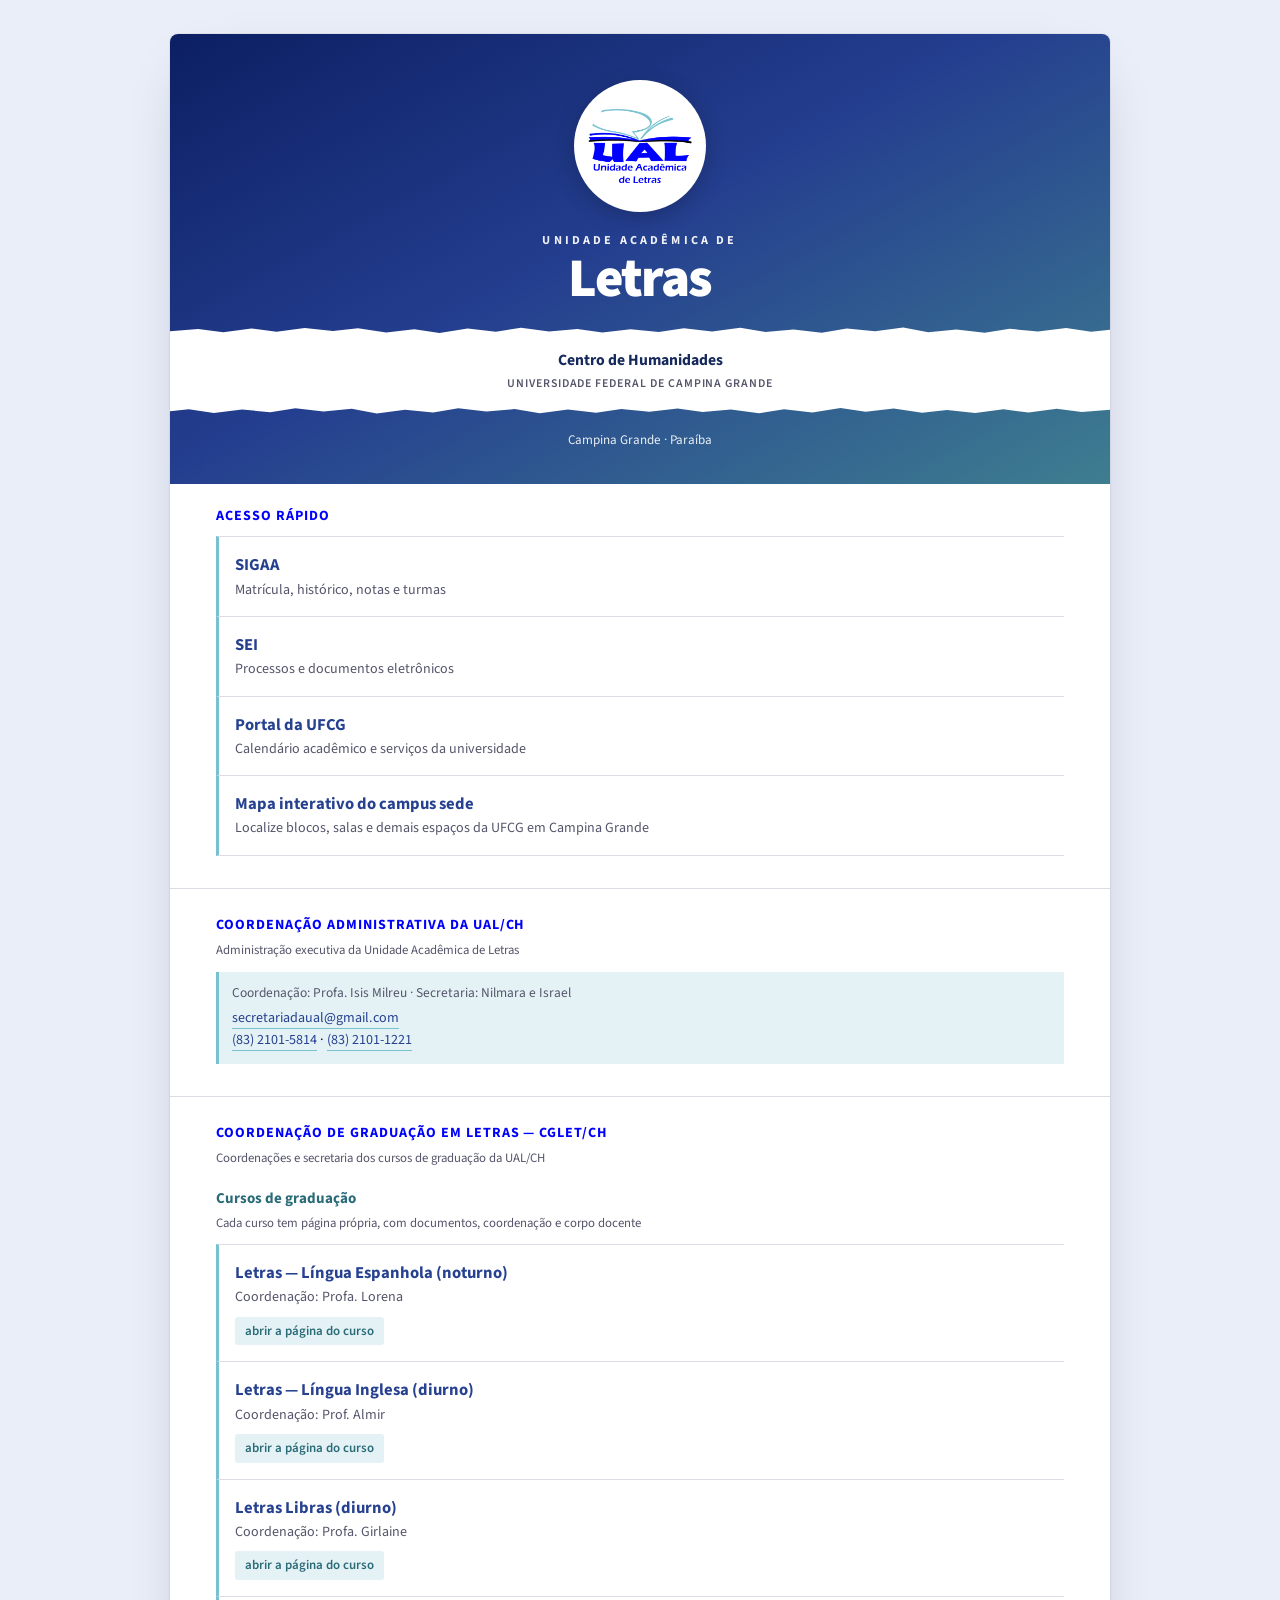
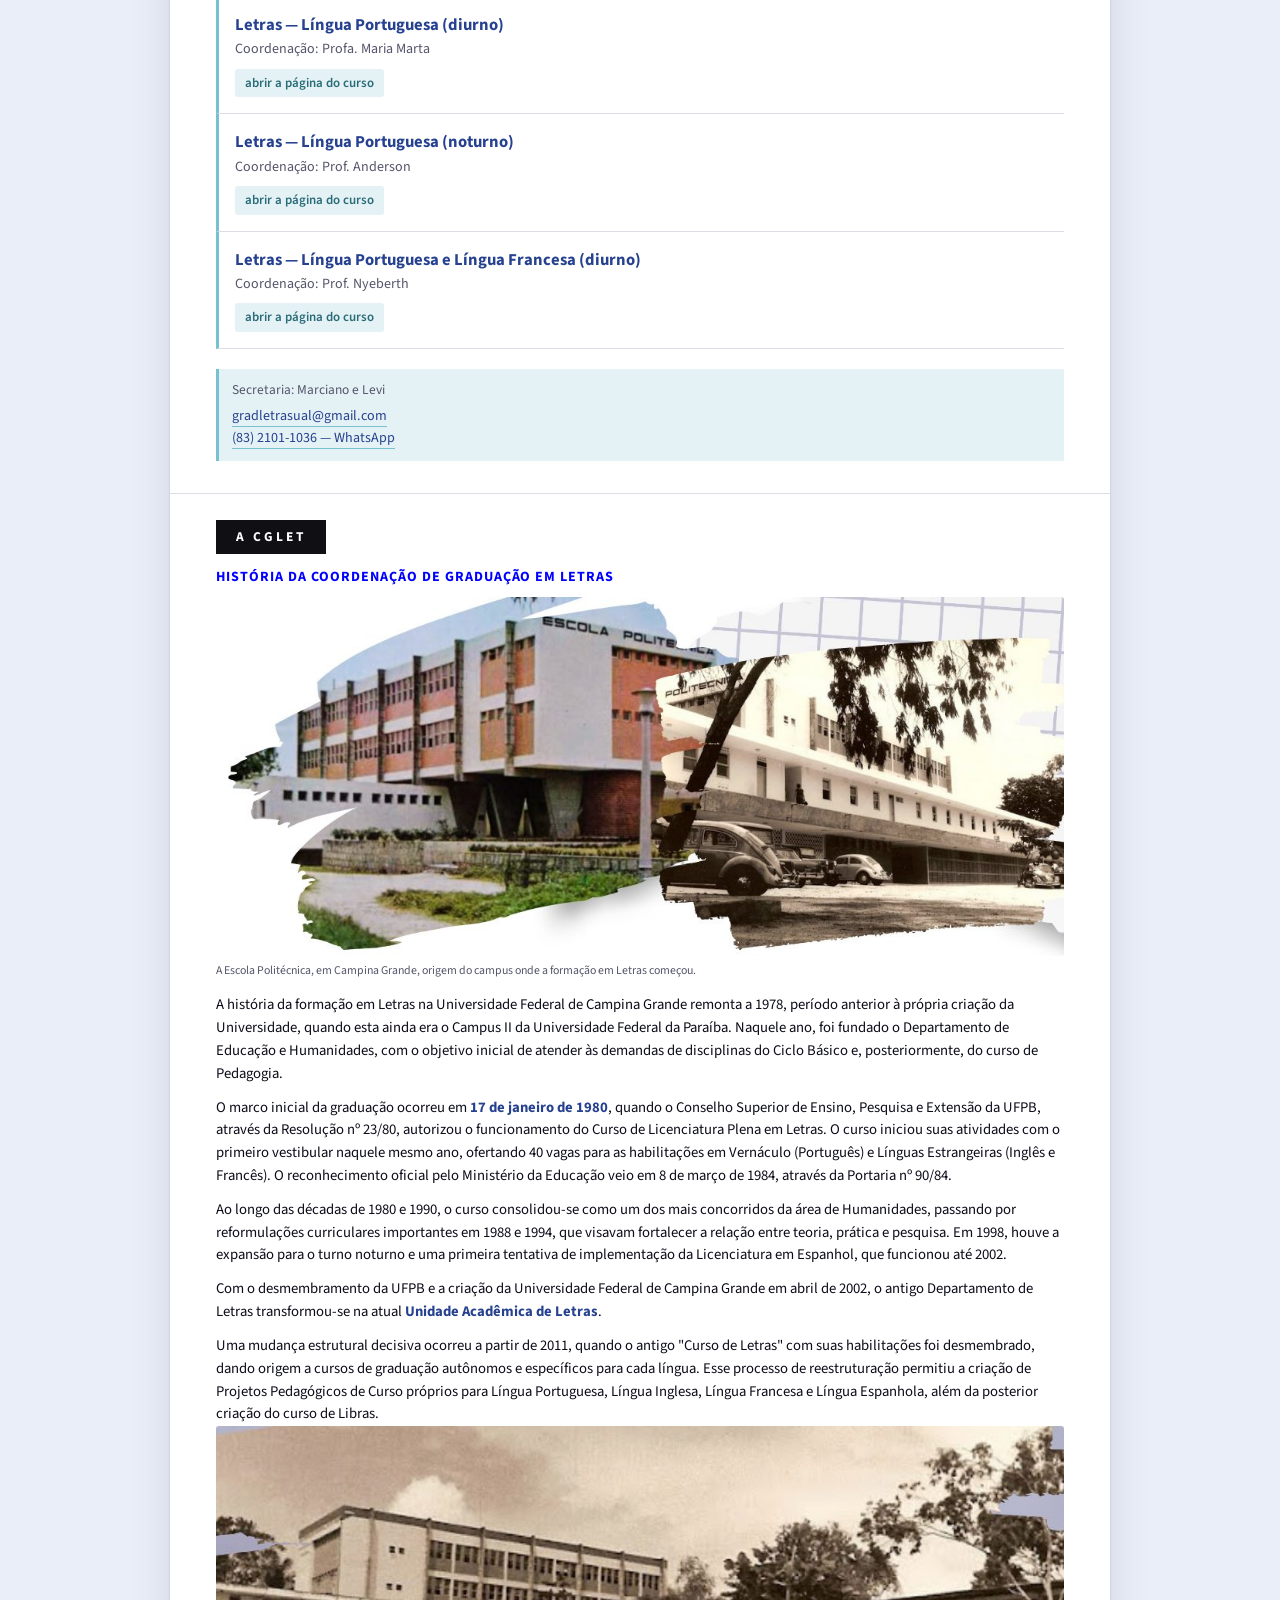
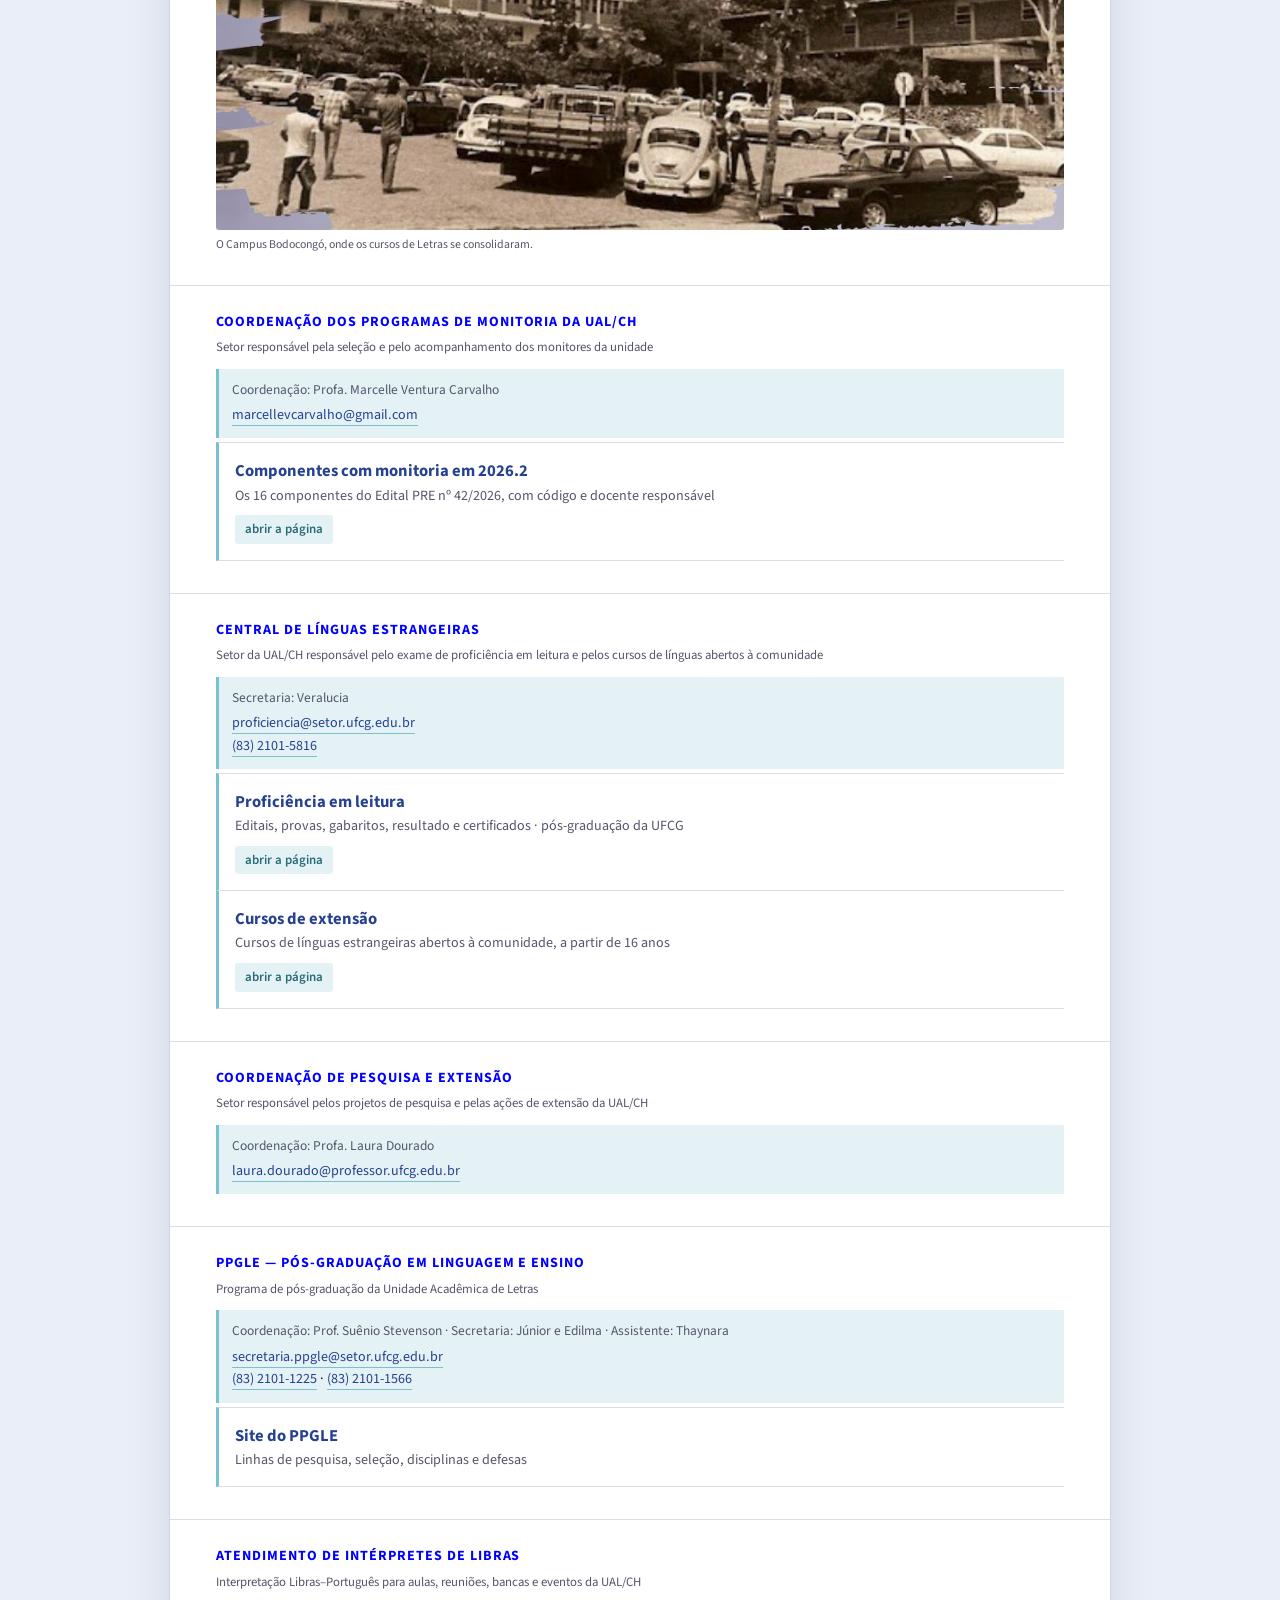
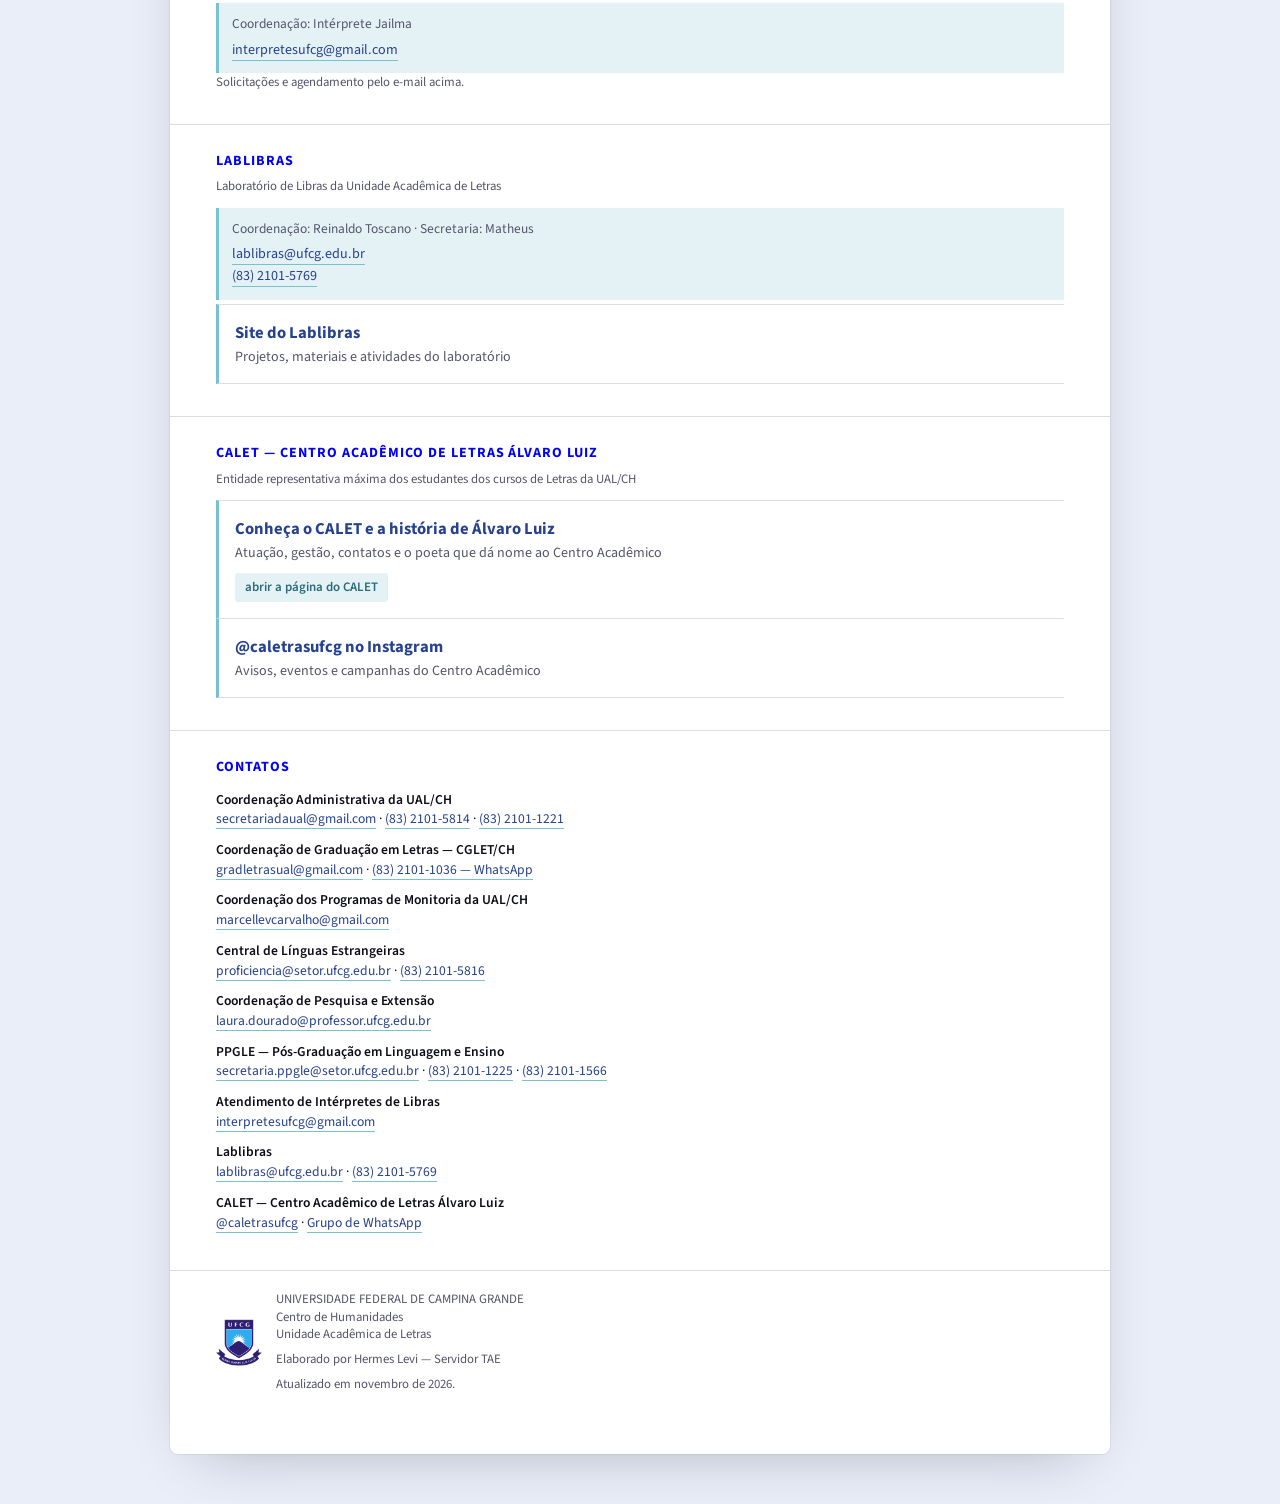
<file: index.html>
<!DOCTYPE html>
<html lang="pt-BR">
<head>
<meta charset="utf-8">
<meta name="viewport" content="width=device-width, initial-scale=1">
<title>UAL · Unidade Acadêmica de Letras</title>
<meta name="description" content="Links da Unidade Acadêmica de Letras — Centro de Humanidades, UFCG.">
<link rel="preconnect" href="https://fonts.googleapis.com">
<link rel="preconnect" href="https://fonts.gstatic.com" crossorigin>
<link href="https://fonts.googleapis.com/css2?family=Source+Sans+3:ital,wght@0,400;0,600;0,700;1,400&display=swap" rel="stylesheet">
<style>
  :root{
    --azul:#0000FF;
    --azul-fosco:#26418F;
    --verde-livro:#2A6B78;
    --azul-livro:#78C2CF;
    --azul-livro-claro:#E4F2F5;
    --tinta:#0C0C1A;
    --tinta-suave:#55556B;
    --papel:#FFFFFF;
    --ufcg:#2E1F74;
    --linha:#DCDCE8;
  }
  *{box-sizing:border-box}
  html{-webkit-text-size-adjust:100%}
  /* tons da propria logo: o azul do UAL e o verde-agua do livro */
  :root{
    --cor:#243E8F;
    --cor-escura:#16295C;
    --cor-clara:#E9EEF9;
  }
  body{
    margin:0;
    background:var(--cor-clara);
    background-attachment:fixed;
    color:var(--tinta);
    font-family:"Source Sans 3",-apple-system,BlinkMacSystemFont,"Segoe UI",Roboto,sans-serif;
    font-size:17px;
    line-height:1.45;
    -webkit-font-smoothing:antialiased;
  }
  .pagina{
    max-width:560px;
    margin:0 auto;
    padding:0 0 60px;
    background:var(--papel);
    box-shadow:0 0 0 1px rgba(12,12,26,.05), 0 20px 60px -28px rgba(12,12,26,.30);
  }
  .pagina > section,
  .pagina > footer{padding-left:22px;padding-right:22px}

  /* ---------- capa da UAL ----------
     O fundo repete o gesto da logo: azul profundo abrindo para o
     verde-agua da curva do livro. */
  .capa{
    background:linear-gradient(152deg,#0C1F63 0%,#243E8F 46%,#3E7E90 100%);
    color:#fff;
    padding:30px 22px 26px;
    text-align:center;
  }
  .capa .selo{
    display:block;width:132px;height:132px;
    margin:6px auto 0;padding:14px;
    background:#fff;border-radius:50%;
    object-fit:contain;
    box-shadow:0 6px 22px rgba(0,0,0,.20);
  }
  .capa .sobrenome{
    margin:20px 0 0;font-size:.76rem;font-weight:700;
    letter-spacing:.26em;text-transform:uppercase;opacity:.92;
  }
  .capa h1{
    margin:2px 0 0;font-size:2.9rem;line-height:1.02;
    font-weight:900;letter-spacing:-.03em;
  }
  .rasgo{display:block;width:calc(100% + 44px);margin:18px -22px -1px;height:12px}
  .rasgo-fim{margin:-1px -22px 0;transform:scaleX(-1)}
  .faixa-casa{
    margin:0 -22px;padding:11px 22px;
    background:var(--papel);color:var(--cor-escura);
    font-size:.98rem;font-weight:700;
  }
  .faixa-casa span{
    display:block;margin-top:3px;
    font-size:.74rem;font-weight:600;letter-spacing:.08em;
    text-transform:uppercase;color:var(--tinta-suave);
  }
  .capa .local{margin:15px 0 0;font-size:.82rem;opacity:.9}

  @media (min-width:1000px){
    body{padding:34px 0 50px}
    .pagina{max-width:940px;border-radius:8px;overflow:hidden}
    .pagina > section,
    .pagina > footer{padding-left:46px;padding-right:46px}
    .capa{padding:40px 46px 34px}
    .capa h1{font-size:3.4rem}
    .rasgo{width:calc(100% + 92px);margin-left:-46px;margin-right:-46px}
    .faixa-casa{margin:0 -46px;padding:13px 46px}
  }

  /* cabeçalho */
  .marca{display:block;width:100%;max-width:300px;height:auto;margin:0 auto}
  .casa{
    margin:18px 0 0;
    text-align:center;
    font-size:.92rem;
    color:var(--tinta-suave);
  }
  /* curva da lombada do livro, como na logo */
  .curva{display:block;width:100%;height:18px;margin:26px 0 6px}

  /* links */
  .links{display:flex;flex-direction:column}
  .link{
    display:block;
    padding:16px 14px 16px 16px;
    border-bottom:1px solid var(--linha);
    border-left:3px solid var(--azul-livro);
    color:inherit;
    text-decoration:none;
    transition:border-left-color .16s ease,background-color .16s ease;
  }
  .link:first-child{border-top:1px solid var(--linha)}
  .link:hover,.link:focus-visible{
    border-left-color:var(--azul);
    background:var(--azul-livro-claro);
  }
  .link:focus-visible{outline:2px solid var(--azul);outline-offset:2px}
  .rotulo{display:block;font-size:1.04rem;font-weight:700;color:var(--azul-fosco)}
  .nota{display:block;margin-top:2px;font-size:.88rem;color:var(--tinta-suave)}
  .pendente .rotulo::after{
    content:"definir link";
    display:inline-block;
    margin-left:8px;
    padding:1px 7px;
    border:1px solid var(--azul-livro);
    border-radius:3px;
    font-size:.66rem;
    font-weight:600;
    color:var(--tinta-suave);
    vertical-align:middle;
  }

  /* ficha de contato do setor */
  .ficha{
    margin:0 0 4px;
    padding:11px 13px;
    background:var(--azul-livro-claro);
    border-left:3px solid var(--azul-livro);
  }
  .ficha p{margin:0;font-size:.84rem;color:var(--tinta-suave)}
  .ficha ul{list-style:none;padding:0;margin:6px 0 0;font-size:.88rem}
  .ficha li{margin:0 0 2px}
  .ficha a{color:var(--azul-fosco);text-decoration:none;border-bottom:1px solid var(--azul-livro)}
  .ficha a:hover{border-bottom-color:var(--azul)}
  .ficha a:focus-visible{outline:2px solid var(--azul);outline-offset:2px}

  footer{
    margin-top:38px;
    padding-top:20px;
    border-top:1px solid var(--linha);
    display:flex;
    align-items:center;
    gap:14px;
  }
  footer img{width:46px;height:auto;flex:none}
  footer p{margin:0;font-size:.8rem;color:var(--tinta-suave);line-height:1.35}
  .creditos p + p{margin-top:8px}

  @media (prefers-reduced-motion:reduce){*{transition:none !important}}

  /* grupos de links */
  .grupo{margin-top:32px;padding-top:26px;border-top:1px solid var(--linha)}
  .grupo:first-of-type{margin-top:22px;padding-top:0;border-top:0}
  .grupo h2{
    margin:0 0 10px;
    font-size:.88rem;
    font-weight:700;
    letter-spacing:.07em;
    text-transform:uppercase;
    color:var(--azul);
  }

  .grupo .aviso{margin:-4px 0 12px;font-size:.8rem;color:var(--tinta-suave)}
  .grupo h3{margin:20px 0 8px;font-size:.94rem;font-weight:700;color:var(--verde-livro)}

  /* indice de contatos */
  .indice{margin-top:32px;padding-top:26px;border-top:1px solid var(--linha)}
  .indice h2{
    margin:0 0 12px;
    font-size:.88rem;
    font-weight:700;
    letter-spacing:.07em;
    text-transform:uppercase;
    color:var(--azul);
  }
  .indice ul{list-style:none;padding:0;margin:0}
  .indice li{margin:0 0 11px;font-size:.85rem;line-height:1.45}
  .indice b{display:block;font-weight:600;color:var(--tinta)}
  .indice a{color:var(--azul-fosco);text-decoration:none;border-bottom:1px solid var(--azul-livro)}
  .indice a:hover{border-bottom-color:var(--azul)}
  .indice a:focus-visible{outline:2px solid var(--azul);outline-offset:2px}

  .curso .faixas{display:flex;flex-direction:column;align-items:flex-start;gap:5px;margin-top:9px}
  .curso .fluxo{
    display:inline-block;
    padding:4px 9px;
    background:var(--azul-livro-claro);
    border:1px solid transparent;
    border-radius:3px;
    font-size:.81rem;
    font-weight:600;
    color:var(--verde-livro);
    text-decoration:none;
  }
  a.fluxo:hover{border-color:var(--azul-livro)}
  a.fluxo:focus-visible{outline:2px solid var(--azul);outline-offset:2px}
  .curso .fluxo.vazio{background:transparent;border-color:var(--linha);color:var(--tinta-suave);font-weight:400}
  .ficha-fim{margin-top:20px}

  .link.encerrado{cursor:default}
  .link.encerrado:hover{border-left-color:var(--azul-livro);background:transparent}
  .encerrado .rotulo{color:var(--tinta-suave)}
  .encerrado .rotulo::after{
    content:"encerrado";
    display:inline-block;
    margin-left:8px;
    padding:1px 7px;
    border:1px solid var(--azul-livro);
    border-radius:3px;
    font-size:.66rem;
    font-weight:600;
    color:var(--tinta-suave);
    vertical-align:middle;
  }

  /* itens que ainda aguardam o arquivo */
  .link.pendente{cursor:default}
  .link.pendente:hover{border-left-color:var(--azul-livro);background:transparent}
  .pendente .rotulo{color:var(--tinta-suave)}

  /* ---------- elementos vindos dos guias informativos ---------- */
  .tarja{
    display:inline-block;
    margin:0 0 13px;
    padding:7px 20px;
    background:#101014;color:#fff;
    font-size:.84rem;font-weight:700;
    letter-spacing:.22em;text-transform:uppercase;
  }
  .foto{margin:0 0 15px}
  .foto img{display:block;width:100%;height:auto;border-radius:3px}
  .foto figcaption{margin-top:7px;font-size:.74rem;color:var(--tinta-suave);line-height:1.35}
  .texto p{margin:0 0 11px;font-size:.92rem;line-height:1.55}
  .texto p:last-child{margin-bottom:0}
  .texto b{color:var(--azul-fosco)}
  .pendente .rotulo::after{content:"em breve"}
</style>
</head>
<body>

<main class="pagina">

  <div class="capa">
    <img class="selo" alt="Unidade Acadêmica de Letras" src="assets/logo-ual.png">
    <p class="sobrenome">Unidade Acadêmica de</p>
    <h1>Letras</h1>
    <svg class="rasgo" viewBox="0 0 300 12" preserveAspectRatio="none" aria-hidden="true">
      <path d="M0 12 L0 6.2 L9 4.1 L17 7.3 L26 3.4 L34 6.8 L43 2.9 L52 6.1 L60 3.2 L69 7.4 L78 4.3 L86 7.9 L95 3.6 L104 6.7 L112 2.8 L121 6.4 L130 3.9 L138 7.6 L147 4.2 L156 7.1 L164 3.3 L173 6.6 L182 2.7 L190 6.9 L199 4.4 L208 7.8 L216 3.5 L225 6.3 L234 2.6 L242 7.2 L251 4.6 L260 7.7 L268 3.8 L277 6.5 L286 2.9 L294 6.8 L300 4.7 L300 12 Z" fill="#FFFFFF"/>
    </svg>
    <div class="faixa-casa">
      Centro de Humanidades
      <span>Universidade Federal de Campina Grande</span>
    </div>
    <svg class="rasgo rasgo-fim" viewBox="0 0 300 12" preserveAspectRatio="none" aria-hidden="true">
      <path d="M0 0 L0 5.8 L9 7.9 L17 4.7 L26 8.6 L34 5.2 L43 9.1 L52 5.9 L60 8.8 L69 4.6 L78 7.7 L86 4.1 L95 8.4 L104 5.3 L112 9.2 L121 5.6 L130 8.1 L138 4.4 L147 7.8 L156 4.9 L164 8.7 L173 5.4 L182 9.3 L190 5.1 L199 7.6 L208 4.2 L216 8.5 L225 5.7 L234 9.4 L242 4.8 L251 7.4 L260 4.3 L268 8.2 L277 5.5 L286 9.1 L294 5.2 L300 7.3 L300 0 Z" fill="#FFFFFF"/>
    </svg>
    <p class="local">Campina Grande · Paraíba</p>
  </div>

  <section class="grupo">
    <h2>Acesso rápido</h2>
    <nav class="links" aria-label="Acesso rápido">
      <a class="link" href="https://sigaa.ufcg.edu.br/sigaa/verTelaLogin.do" target="_blank" rel="noopener">
        <span class="rotulo">SIGAA</span>
        <span class="nota">Matrícula, histórico, notas e turmas</span>
      </a>
      <a class="link" href="https://www.gov.br/ufcg/pt-br/links-diretos/sistema-eletronico-de-informacoes" target="_blank" rel="noopener">
        <span class="rotulo">SEI</span>
        <span class="nota">Processos e documentos eletrônicos</span>
      </a>
      <a class="link" href="https://portal.ufcg.edu.br/" target="_blank" rel="noopener">
        <span class="rotulo">Portal da UFCG</span>
        <span class="nota">Calendário acadêmico e serviços da universidade</span>
      </a>
      <a class="link" href="https://partiu-ufcg.vercel.app/" target="_blank" rel="noopener">
        <span class="rotulo">Mapa interativo do campus sede</span>
        <span class="nota">Localize blocos, salas e demais espaços da UFCG em Campina Grande</span>
      </a>
    </nav>
  </section>

  <section class="grupo">
    <h2>Coordenação Administrativa da UAL/CH</h2>
    <p class="aviso">Administração executiva da Unidade Acadêmica de Letras</p>
    <div class="ficha">
      <p>Coordenação: Profa. Isis Milreu · Secretaria: Nilmara e Israel</p>
      <ul>
        <li><a href="mailto:secretariadaual@gmail.com">secretariadaual@gmail.com</a></li>
        <li><a href="tel:+558321015814">(83) 2101-5814</a> · <a href="tel:+558321011221">(83) 2101-1221</a></li>
      </ul>
    </div>
  </section>

  <section class="grupo">
    <h2>Coordenação de Graduação em Letras — CGLET/CH</h2>
    <p class="aviso">Coordenações e secretaria dos cursos de graduação da UAL/CH</p>

    <h3>Cursos de graduação</h3>
    <p class="aviso">Cada curso tem página própria, com documentos, coordenação e corpo docente</p>
    <nav class="links" aria-label="Cursos de graduação em Letras">
      <a class="link curso" href="cursos/espanhol/">
        <span class="rotulo">Letras — Língua Espanhola (noturno)</span>
        <span class="nota">Coordenação: Profa. Lorena</span>
        <span class="faixas"><span class="fluxo">abrir a página do curso</span></span>
      </a>
      <a class="link curso" href="cursos/ingles/">
        <span class="rotulo">Letras — Língua Inglesa (diurno)</span>
        <span class="nota">Coordenação: Prof. Almir</span>
        <span class="faixas"><span class="fluxo">abrir a página do curso</span></span>
      </a>
      <a class="link curso" href="cursos/libras/">
        <span class="rotulo">Letras Libras (diurno)</span>
        <span class="nota">Coordenação: Profa. Girlaine</span>
        <span class="faixas"><span class="fluxo">abrir a página do curso</span></span>
      </a>
      <a class="link curso" href="cursos/portugues-diurno/">
        <span class="rotulo">Letras — Língua Portuguesa (diurno)</span>
        <span class="nota">Coordenação: Profa. Maria Marta</span>
        <span class="faixas"><span class="fluxo">abrir a página do curso</span></span>
      </a>
      <a class="link curso" href="cursos/portugues-noturno/">
        <span class="rotulo">Letras — Língua Portuguesa (noturno)</span>
        <span class="nota">Coordenação: Prof. Anderson</span>
        <span class="faixas"><span class="fluxo">abrir a página do curso</span></span>
      </a>
      <a class="link curso" href="cursos/portugues-frances/">
        <span class="rotulo">Letras — Língua Portuguesa e Língua Francesa (diurno)</span>
        <span class="nota">Coordenação: Prof. Nyeberth</span>
        <span class="faixas"><span class="fluxo">abrir a página do curso</span></span>
      </a>
    </nav>

    <div class="ficha ficha-fim">
      <p>Secretaria: Marciano e Levi</p>
      <ul>
        <li><a href="mailto:gradletrasual@gmail.com">gradletrasual@gmail.com</a></li>
        <li><a href="https://wa.me/558321011036" target="_blank" rel="noopener">(83) 2101-1036 — WhatsApp</a></li>
      </ul>
    </div>
  </section>

  <section class="grupo">
    <p class="tarja">A CGLET</p>
    <h2>História da Coordenação de Graduação em Letras</h2>
    <figure class="foto">
      <img src="assets/historia/escola-politecnica-colagem.jpg" alt="Fotografias antigas da Escola Politécnica, origem do campus da UFCG em Campina Grande">
      <figcaption>A Escola Politécnica, em Campina Grande, origem do campus onde a formação em Letras começou.</figcaption>
    </figure>
    <div class="texto">
      <p>A história da formação em Letras na Universidade Federal de Campina Grande remonta a 1978, período anterior à própria criação da Universidade, quando esta ainda era o Campus II da Universidade Federal da Paraíba. Naquele ano, foi fundado o Departamento de Educação e Humanidades, com o objetivo inicial de atender às demandas de disciplinas do Ciclo Básico e, posteriormente, do curso de Pedagogia.</p>
      <p>O marco inicial da graduação ocorreu em <b>17 de janeiro de 1980</b>, quando o Conselho Superior de Ensino, Pesquisa e Extensão da UFPB, através da Resolução nº 23/80, autorizou o funcionamento do Curso de Licenciatura Plena em Letras. O curso iniciou suas atividades com o primeiro vestibular naquele mesmo ano, ofertando 40 vagas para as habilitações em Vernáculo (Português) e Línguas Estrangeiras (Inglês e Francês). O reconhecimento oficial pelo Ministério da Educação veio em 8 de março de 1984, através da Portaria nº 90/84.</p>
      <p>Ao longo das décadas de 1980 e 1990, o curso consolidou-se como um dos mais concorridos da área de Humanidades, passando por reformulações curriculares importantes em 1988 e 1994, que visavam fortalecer a relação entre teoria, prática e pesquisa. Em 1998, houve a expansão para o turno noturno e uma primeira tentativa de implementação da Licenciatura em Espanhol, que funcionou até 2002.</p>
      <p>Com o desmembramento da UFPB e a criação da Universidade Federal de Campina Grande em abril de 2002, o antigo Departamento de Letras transformou-se na atual <b>Unidade Acadêmica de Letras</b>.</p>
      <p>Uma mudança estrutural decisiva ocorreu a partir de 2011, quando o antigo "Curso de Letras" com suas habilitações foi desmembrado, dando origem a cursos de graduação autônomos e específicos para cada língua. Esse processo de reestruturação permitiu a criação de Projetos Pedagógicos de Curso próprios para Língua Portuguesa, Língua Inglesa, Língua Francesa e Língua Espanhola, além da posterior criação do curso de Libras.</p>
    </div>
    <figure class="foto">
      <img src="assets/historia/campus-bodocongo.jpg" alt="Vista do Campus Bodocongó em décadas passadas, com estudantes e carros estacionados">
      <figcaption>O Campus Bodocongó, onde os cursos de Letras se consolidaram.</figcaption>
    </figure>
  </section>

  <section class="grupo">
    <h2>Coordenação dos Programas de Monitoria da UAL/CH</h2>
    <p class="aviso">Setor responsável pela seleção e pelo acompanhamento dos monitores da unidade</p>
    <div class="ficha">
      <p>Coordenação: Profa. Marcelle Ventura Carvalho</p>
      <ul>
        <li><a href="mailto:marcellevcarvalho@gmail.com">marcellevcarvalho@gmail.com</a></li>
      </ul>
    </div>
    <nav class="links" aria-label="Monitoria">
      <a class="link curso" href="monitoria/">
        <span class="rotulo">Componentes com monitoria em 2026.2</span>
        <span class="nota">Os 16 componentes do Edital PRE nº 42/2026, com código e docente responsável</span>
        <span class="faixas"><span class="fluxo">abrir a página</span></span>
      </a>
    </nav>
  </section>

  <section class="grupo">
    <h2>Central de Línguas Estrangeiras</h2>
    <p class="aviso">Setor da UAL/CH responsável pelo exame de proficiência em leitura e pelos cursos de línguas abertos à comunidade</p>
    <div class="ficha">
      <p>Secretaria: Veralucia</p>
      <ul>
        <li><a href="mailto:proficiencia@setor.ufcg.edu.br">proficiencia@setor.ufcg.edu.br</a></li>
        <li><a href="tel:+558321015816">(83) 2101-5816</a></li>
      </ul>
    </div>
    <nav class="links" aria-label="Central de Línguas Estrangeiras">
      <a class="link curso" href="central-de-linguas/proficiencia/">
        <span class="rotulo">Proficiência em leitura</span>
        <span class="nota">Editais, provas, gabaritos, resultado e certificados · pós-graduação da UFCG</span>
        <span class="faixas"><span class="fluxo">abrir a página</span></span>
      </a>
      <a class="link curso" href="central-de-linguas/cursos-de-extensao/">
        <span class="rotulo">Cursos de extensão</span>
        <span class="nota">Cursos de línguas estrangeiras abertos à comunidade, a partir de 16 anos</span>
        <span class="faixas"><span class="fluxo">abrir a página</span></span>
      </a>
    </nav>
  </section>

  <section class="grupo">
    <h2>Coordenação de Pesquisa e Extensão</h2>
    <p class="aviso">Setor responsável pelos projetos de pesquisa e pelas ações de extensão da UAL/CH</p>
    <div class="ficha">
      <p>Coordenação: Profa. Laura Dourado</p>
      <ul>
        <li><a href="mailto:laura.dourado@professor.ufcg.edu.br">laura.dourado@professor.ufcg.edu.br</a></li>
      </ul>
    </div>
  </section>

  <section class="grupo">
    <h2>PPGLE — Pós-Graduação em Linguagem e Ensino</h2>
    <p class="aviso">Programa de pós-graduação da Unidade Acadêmica de Letras</p>
    <div class="ficha">
      <p>Coordenação: Prof. Suênio Stevenson · Secretaria: Júnior e Edilma · Assistente: Thaynara</p>
      <ul>
        <li><a href="mailto:secretaria.ppgle@setor.ufcg.edu.br">secretaria.ppgle@setor.ufcg.edu.br</a></li>
        <li><a href="tel:+558321011225">(83) 2101-1225</a> · <a href="tel:+558321011566">(83) 2101-1566</a></li>
      </ul>
    </div>
    <nav class="links" aria-label="PPGLE">
      <a class="link" href="https://posle.ufcg.edu.br/index.php?title=PPGLE" target="_blank" rel="noopener">
        <span class="rotulo">Site do PPGLE</span>
        <span class="nota">Linhas de pesquisa, seleção, disciplinas e defesas</span>
      </a>
    </nav>
  </section>


  <section class="grupo">
    <h2>Atendimento de Intérpretes de Libras</h2>
    <p class="aviso">Interpretação Libras–Português para aulas, reuniões, bancas e eventos da UAL/CH</p>
    <div class="ficha">
      <p>Coordenação: Intérprete Jailma</p>
      <ul>
        <li><a href="mailto:interpretesufcg@gmail.com">interpretesufcg@gmail.com</a></li>
      </ul>
    </div>
    <p class="aviso">Solicitações e agendamento pelo e-mail acima.</p>
  </section>
  <section class="grupo">
    <h2>Lablibras</h2>
    <p class="aviso">Laboratório de Libras da Unidade Acadêmica de Letras</p>
    <div class="ficha">
      <p>Coordenação: Reinaldo Toscano · Secretaria: Matheus</p>
      <ul>
        <li><a href="mailto:lablibras@ufcg.edu.br">lablibras@ufcg.edu.br</a></li>
        <li><a href="tel:+558321015769">(83) 2101-5769</a></li>
      </ul>
    </div>
    <nav class="links" aria-label="Lablibras">
      <a class="link" href="https://www.lablibras.ufcg.edu.br/" target="_blank" rel="noopener">
        <span class="rotulo">Site do Lablibras</span>
        <span class="nota">Projetos, materiais e atividades do laboratório</span>
      </a>
    </nav>
  </section>


  <section class="grupo">
    <h2>CALET — Centro Acadêmico de Letras Álvaro Luiz</h2>
    <p class="aviso">Entidade representativa máxima dos estudantes dos cursos de Letras da UAL/CH</p>
    <nav class="links" aria-label="CALET">
      <a class="link curso" href="calet/">
        <span class="rotulo">Conheça o CALET e a história de Álvaro Luiz</span>
        <span class="nota">Atuação, gestão, contatos e o poeta que dá nome ao Centro Acadêmico</span>
        <span class="faixas"><span class="fluxo">abrir a página do CALET</span></span>
      </a>
      <a class="link" href="https://www.instagram.com/caletrasufcg/" target="_blank" rel="noopener">
        <span class="rotulo">@caletrasufcg no Instagram</span>
        <span class="nota">Avisos, eventos e campanhas do Centro Acadêmico</span>
      </a>
    </nav>
  </section>
  <section class="indice">
    <h2>Contatos</h2>
    <ul>
      <li>
        <b>Coordenação Administrativa da UAL/CH</b>
        <a href="mailto:secretariadaual@gmail.com">secretariadaual@gmail.com</a> · <a href="tel:+558321015814">(83) 2101-5814</a> · <a href="tel:+558321011221">(83) 2101-1221</a>
      </li>
      <li>
        <b>Coordenação de Graduação em Letras — CGLET/CH</b>
        <a href="mailto:gradletrasual@gmail.com">gradletrasual@gmail.com</a> · <a href="https://wa.me/558321011036" target="_blank" rel="noopener">(83) 2101-1036 — WhatsApp</a>
      </li>
      <li>
        <b>Coordenação dos Programas de Monitoria da UAL/CH</b>
        <a href="mailto:marcellevcarvalho@gmail.com">marcellevcarvalho@gmail.com</a>
      </li>
      <li>
        <b>Central de Línguas Estrangeiras</b>
        <a href="mailto:proficiencia@setor.ufcg.edu.br">proficiencia@setor.ufcg.edu.br</a> · <a href="tel:+558321015816">(83) 2101-5816</a>
      </li>
      <li>
        <b>Coordenação de Pesquisa e Extensão</b>
        <a href="mailto:laura.dourado@professor.ufcg.edu.br">laura.dourado@professor.ufcg.edu.br</a>
      </li>
      <li>
        <b>PPGLE — Pós-Graduação em Linguagem e Ensino</b>
        <a href="mailto:secretaria.ppgle@setor.ufcg.edu.br">secretaria.ppgle@setor.ufcg.edu.br</a> · <a href="tel:+558321011225">(83) 2101-1225</a> · <a href="tel:+558321011566">(83) 2101-1566</a>
      </li>
      <li>
        <b>Atendimento de Intérpretes de Libras</b>
        <a href="mailto:interpretesufcg@gmail.com">interpretesufcg@gmail.com</a>
      </li>
      <li>
        <b>Lablibras</b>
        <a href="mailto:lablibras@ufcg.edu.br">lablibras@ufcg.edu.br</a> · <a href="tel:+558321015769">(83) 2101-5769</a>
      </li>
      <li>
        <b>CALET — Centro Acadêmico de Letras Álvaro Luiz</b>
        <a href="https://www.instagram.com/caletrasufcg/" target="_blank" rel="noopener">@caletrasufcg</a> · <a href="https://chat.whatsapp.com/EOxLVasKhMa4auE5uYyHyq" target="_blank" rel="noopener">Grupo de WhatsApp</a>
      </li>
    </ul>
  </section>

  <footer>
    <img src="assets/brasao-ufcg.png" alt="">
    <div class="creditos">
      <p>UNIVERSIDADE FEDERAL DE CAMPINA GRANDE<br>Centro de Humanidades<br>Unidade Acadêmica de Letras</p>
      <p>Elaborado por Hermes Levi — Servidor TAE</p>
      <p>Atualizado em novembro de 2026.</p>
    </div>
  </footer>

</main>
</body>
</html>
</file>
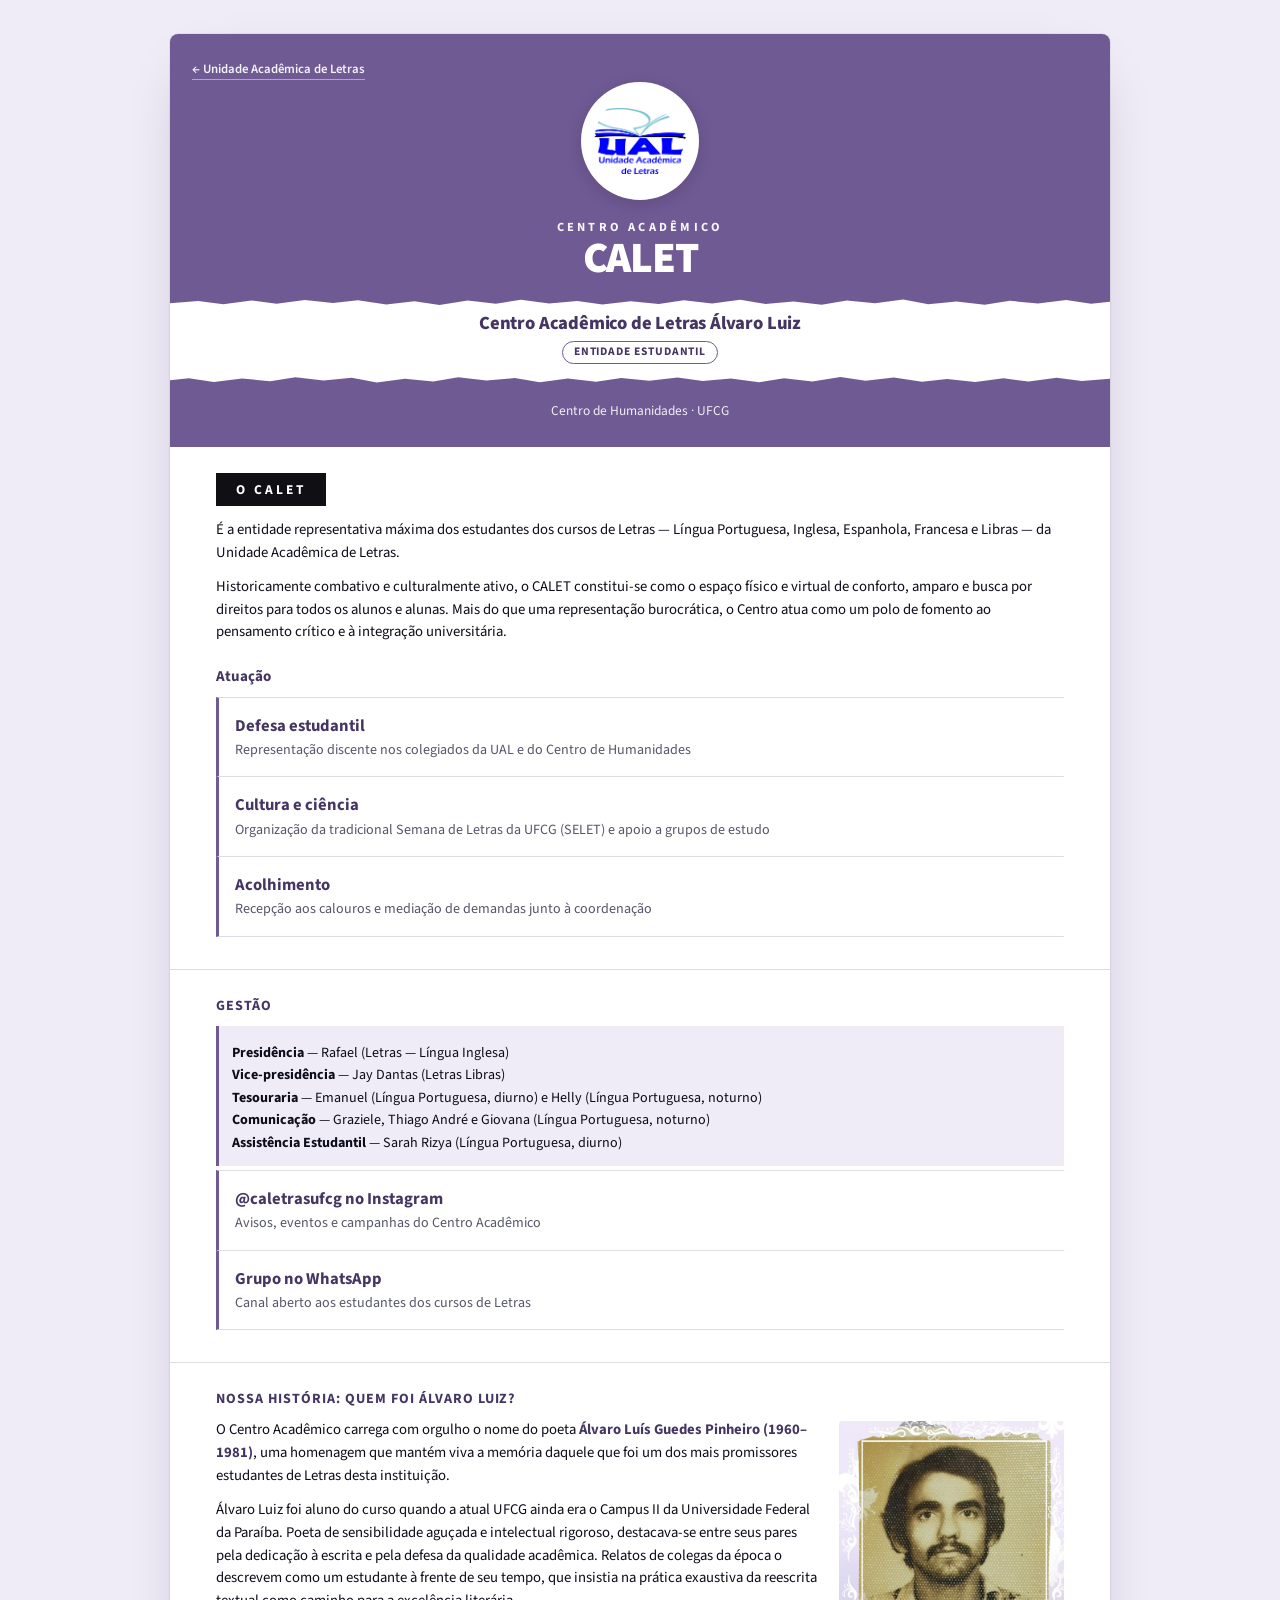
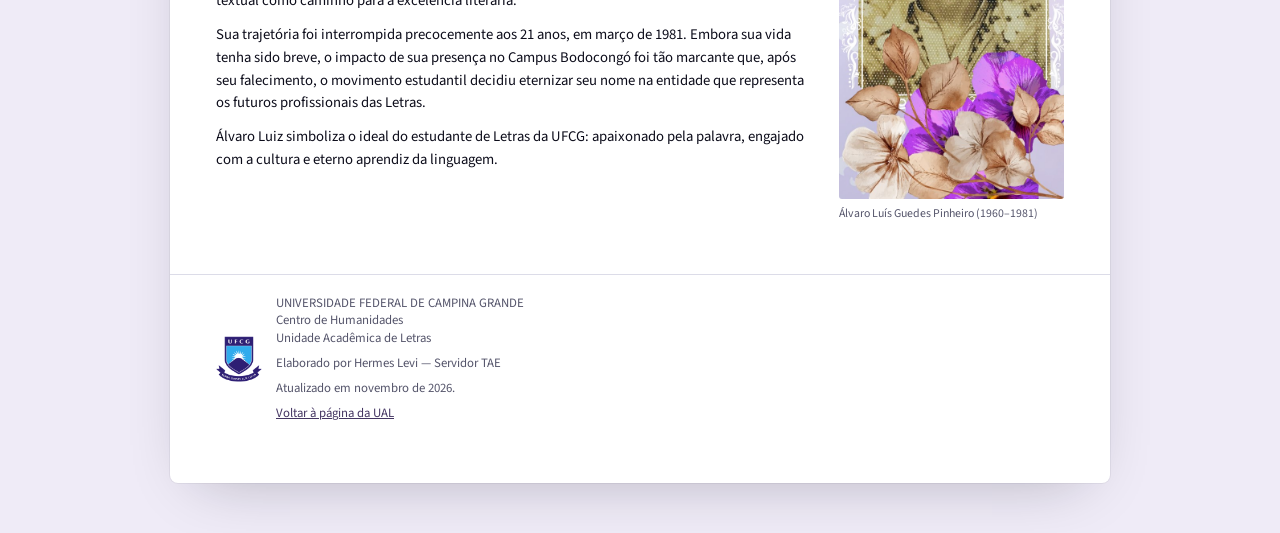
<file: calet/index.html>
<!DOCTYPE html>
<html lang="pt-BR">
<head>
<meta charset="utf-8">
<meta name="viewport" content="width=device-width, initial-scale=1">
<title>CALET — Centro Acadêmico de Letras Álvaro Luiz · UAL/CH · UFCG</title>
<meta name="description" content="Centro Acadêmico de Letras Álvaro Luiz: atuação, gestão, contatos e a história do poeta que dá nome à entidade.">
<link rel="preconnect" href="https://fonts.googleapis.com">
<link rel="preconnect" href="https://fonts.gstatic.com" crossorigin>
<link href="https://fonts.googleapis.com/css2?family=Source+Sans+3:wght@400;600;700;900&display=swap" rel="stylesheet">
<link rel="stylesheet" href="../assets/estilo.css?v=20261105142756">
<style>
  :root{--cor:#6F5A94;--cor-escura:#443562;--cor-clara:#EFEBF7}
</style>
</head>
<body>

<main class="pagina">

  <div class="capa">
    <a class="voltar" href="../">&larr; Unidade Acadêmica de Letras</a>
    <img class="selo" src="../assets/logo-ual.png" alt="">
    <p class="licenciatura">Centro Acadêmico</p>
    <h1>CALET</h1>
    <svg class="rasgo" viewBox="0 0 300 12" preserveAspectRatio="none" aria-hidden="true">
      <path d="M0 12 L0 6.2 L9 4.1 L17 7.3 L26 3.4 L34 6.8 L43 2.9 L52 6.1 L60 3.2 L69 7.4 L78 4.3 L86 7.9 L95 3.6 L104 6.7 L112 2.8 L121 6.4 L130 3.9 L138 7.6 L147 4.2 L156 7.1 L164 3.3 L173 6.6 L182 2.7 L190 6.9 L199 4.4 L208 7.8 L216 3.5 L225 6.3 L234 2.6 L242 7.2 L251 4.6 L260 7.7 L268 3.8 L277 6.5 L286 2.9 L294 6.8 L300 4.7 L300 12 Z" fill="var(--papel)"/>
    </svg>
    <div class="faixa-curso">
      <span class="idioma">Centro Acadêmico de Letras Álvaro Luiz</span>
      <span class="turno">Entidade estudantil</span>
    </div>
    <svg class="rasgo rasgo-fim" viewBox="0 0 300 12" preserveAspectRatio="none" aria-hidden="true">
      <path d="M0 0 L0 5.8 L9 7.9 L17 4.7 L26 8.6 L34 5.2 L43 9.1 L52 5.9 L60 8.8 L69 4.6 L78 7.7 L86 4.1 L95 8.4 L104 5.3 L112 9.2 L121 5.6 L130 8.1 L138 4.4 L147 7.8 L156 4.9 L164 8.7 L173 5.4 L182 9.3 L190 5.1 L199 7.6 L208 4.2 L216 8.5 L225 5.7 L234 9.4 L242 4.8 L251 7.4 L260 4.3 L268 8.2 L277 5.5 L286 9.1 L294 5.2 L300 7.3 L300 0 Z" fill="var(--papel)"/>
    </svg>
    <p class="unidade">Centro de Humanidades &middot; UFCG</p>
  </div>

  <section class="grupo">
    <p class="tarja">O CALET</p>
    <div class="texto">
      <p>É a entidade representativa máxima dos estudantes dos cursos de Letras — Língua Portuguesa, Inglesa, Espanhola, Francesa e Libras — da Unidade Acadêmica de Letras.</p>
      <p>Historicamente combativo e culturalmente ativo, o CALET constitui-se como o espaço físico e virtual de conforto, amparo e busca por direitos para todos os alunos e alunas. Mais do que uma representação burocrática, o Centro atua como um polo de fomento ao pensamento crítico e à integração universitária.</p>
    </div>

    <h3>Atuação</h3>
    <nav class="links" aria-label="Atuação do CALET">
      <span class="link encerrado">
        <span class="rotulo">Defesa estudantil</span>
        <span class="nota">Representação discente nos colegiados da UAL e do Centro de Humanidades</span>
      </span>
      <span class="link encerrado">
        <span class="rotulo">Cultura e ciência</span>
        <span class="nota">Organização da tradicional Semana de Letras da UFCG (SELET) e apoio a grupos de estudo</span>
      </span>
      <span class="link encerrado">
        <span class="rotulo">Acolhimento</span>
        <span class="nota">Recepção aos calouros e mediação de demandas junto à coordenação</span>
      </span>
    </nav>
  </section>

  <section class="grupo">
    <h2>Gestão</h2>
    <div class="ficha">
      <ul>
        <li><b>Presidência</b> — Rafael (Letras — Língua Inglesa)</li>
        <li><b>Vice-presidência</b> — Jay Dantas (Letras Libras)</li>
        <li><b>Tesouraria</b> — Emanuel (Língua Portuguesa, diurno) e Helly (Língua Portuguesa, noturno)</li>
        <li><b>Comunicação</b> — Graziele, Thiago André e Giovana (Língua Portuguesa, noturno)</li>
        <li><b>Assistência Estudantil</b> — Sarah Rizya (Língua Portuguesa, diurno)</li>
      </ul>
    </div>
    <nav class="links" aria-label="Contatos do CALET">
      <a class="link" href="https://www.instagram.com/caletrasufcg/" target="_blank" rel="noopener">
        <span class="rotulo">@caletrasufcg no Instagram</span>
        <span class="nota">Avisos, eventos e campanhas do Centro Acadêmico</span>
      </a>
      <a class="link" href="https://chat.whatsapp.com/EOxLVasKhMa4auE5uYyHyq" target="_blank" rel="noopener">
        <span class="rotulo">Grupo no WhatsApp</span>
        <span class="nota">Canal aberto aos estudantes dos cursos de Letras</span>
      </a>
    </nav>
  </section>

  <section class="grupo">
    <h2>Nossa história: quem foi Álvaro Luiz?</h2>
    <figure class="perfil">
      <img src="../assets/calet/alvaro-luiz.jpg" alt="Retrato de Álvaro Luís Guedes Pinheiro">
      <figcaption>Álvaro Luís Guedes Pinheiro (1960–1981)</figcaption>
    </figure>
    <div class="texto">
      <p>O Centro Acadêmico carrega com orgulho o nome do poeta <b>Álvaro Luís Guedes Pinheiro (1960–1981)</b>, uma homenagem que mantém viva a memória daquele que foi um dos mais promissores estudantes de Letras desta instituição.</p>
      <p>Álvaro Luiz foi aluno do curso quando a atual UFCG ainda era o Campus II da Universidade Federal da Paraíba. Poeta de sensibilidade aguçada e intelectual rigoroso, destacava-se entre seus pares pela dedicação à escrita e pela defesa da qualidade acadêmica. Relatos de colegas da época o descrevem como um estudante à frente de seu tempo, que insistia na prática exaustiva da reescrita textual como caminho para a excelência literária.</p>
      <p>Sua trajetória foi interrompida precocemente aos 21 anos, em março de 1981. Embora sua vida tenha sido breve, o impacto de sua presença no Campus Bodocongó foi tão marcante que, após seu falecimento, o movimento estudantil decidiu eternizar seu nome na entidade que representa os futuros profissionais das Letras.</p>
      <p>Álvaro Luiz simboliza o ideal do estudante de Letras da UFCG: apaixonado pela palavra, engajado com a cultura e eterno aprendiz da linguagem.</p>
    </div>
  </section>

  <footer>
    <img src="../assets/brasao-ufcg.png" alt="">
    <div class="creditos">
      <p>UNIVERSIDADE FEDERAL DE CAMPINA GRANDE<br>Centro de Humanidades<br>Unidade Acadêmica de Letras</p>
      <p>Elaborado por Hermes Levi — Servidor TAE</p>
      <p>Atualizado em novembro de 2026.</p>
      <p><a href="../">Voltar à página da UAL</a></p>
    </div>
  </footer>

</main>
</body>
</html>
</file>
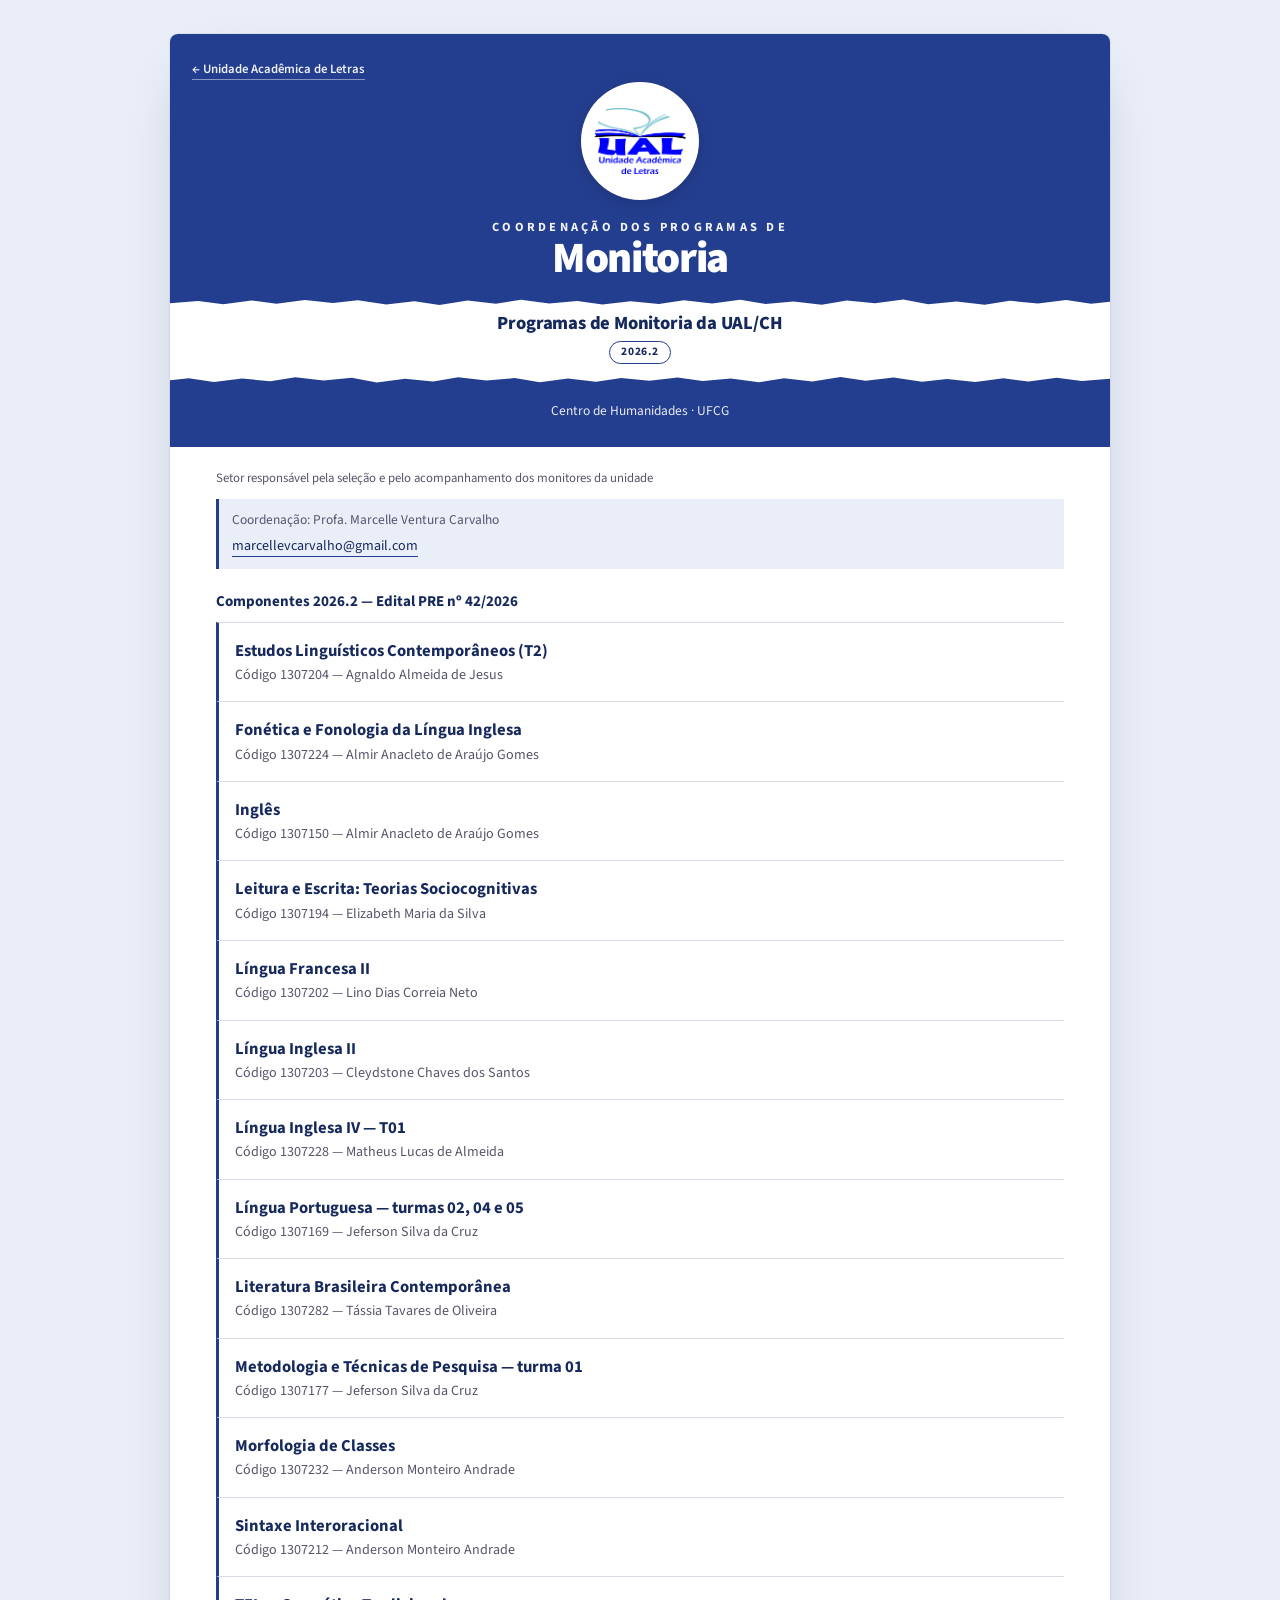
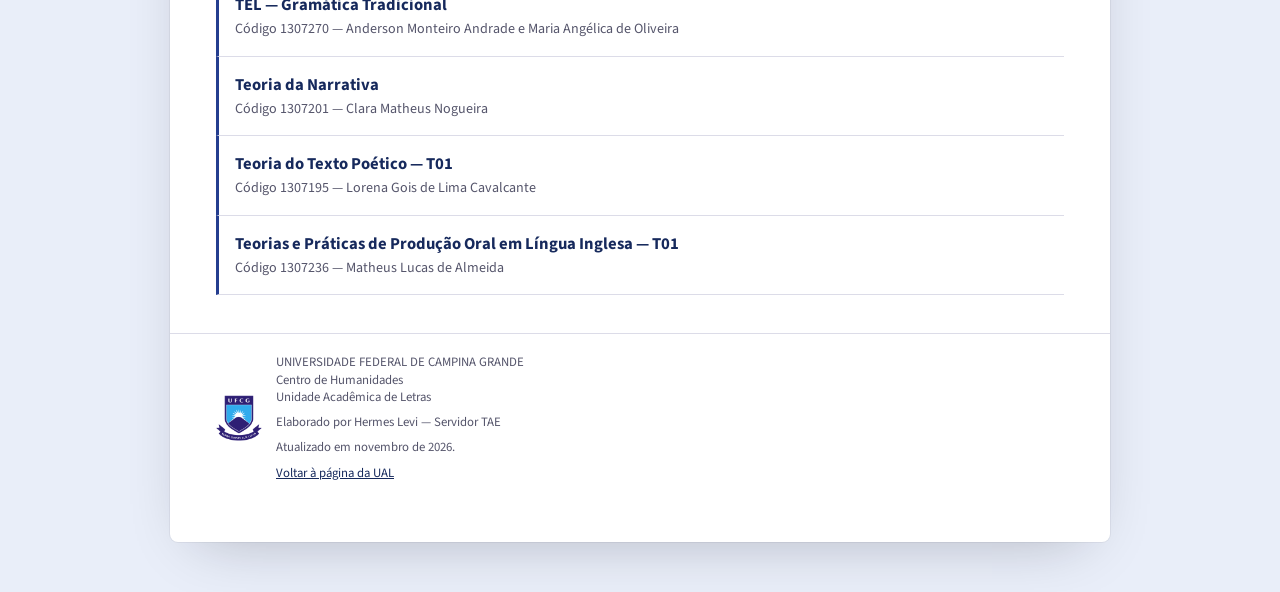
<file: monitoria/index.html>
<!DOCTYPE html>
<html lang="pt-BR">
<head>
<meta charset="utf-8">
<meta name="viewport" content="width=device-width, initial-scale=1">
<title>Programas de Monitoria · UAL/CH · UFCG</title>
<meta name="description" content="Coordenação dos Programas de Monitoria da Unidade Acadêmica de Letras: componentes com monitoria em 2026.2 e contato.">
<link rel="preconnect" href="https://fonts.googleapis.com">
<link rel="preconnect" href="https://fonts.gstatic.com" crossorigin>
<link href="https://fonts.googleapis.com/css2?family=Source+Sans+3:wght@400;600;700;900&display=swap" rel="stylesheet">
<link rel="stylesheet" href="../assets/estilo.css?v=20261105142756">
<style>
  :root{--cor:#243E8F;--cor-escura:#16295C;--cor-clara:#E9EEF9}
</style>
</head>
<body>

<main class="pagina">

  <div class="capa">
    <a class="voltar" href="../">&larr; Unidade Acadêmica de Letras</a>
    <img class="selo" src="../assets/logo-ual.png" alt="">
    <p class="licenciatura">Coordenação dos Programas de</p>
    <h1>Monitoria</h1>
    <svg class="rasgo" viewBox="0 0 300 12" preserveAspectRatio="none" aria-hidden="true">
      <path d="M0 12 L0 6.2 L9 4.1 L17 7.3 L26 3.4 L34 6.8 L43 2.9 L52 6.1 L60 3.2 L69 7.4 L78 4.3 L86 7.9 L95 3.6 L104 6.7 L112 2.8 L121 6.4 L130 3.9 L138 7.6 L147 4.2 L156 7.1 L164 3.3 L173 6.6 L182 2.7 L190 6.9 L199 4.4 L208 7.8 L216 3.5 L225 6.3 L234 2.6 L242 7.2 L251 4.6 L260 7.7 L268 3.8 L277 6.5 L286 2.9 L294 6.8 L300 4.7 L300 12 Z" fill="var(--papel)"/>
    </svg>
    <div class="faixa-curso">
      <span class="idioma">Programas de Monitoria da UAL/CH</span>
      <span class="turno">2026.2</span>
    </div>
    <svg class="rasgo rasgo-fim" viewBox="0 0 300 12" preserveAspectRatio="none" aria-hidden="true">
      <path d="M0 0 L0 5.8 L9 7.9 L17 4.7 L26 8.6 L34 5.2 L43 9.1 L52 5.9 L60 8.8 L69 4.6 L78 7.7 L86 4.1 L95 8.4 L104 5.3 L112 9.2 L121 5.6 L130 8.1 L138 4.4 L147 7.8 L156 4.9 L164 8.7 L173 5.4 L182 9.3 L190 5.1 L199 7.6 L208 4.2 L216 8.5 L225 5.7 L234 9.4 L242 4.8 L251 7.4 L260 4.3 L268 8.2 L277 5.5 L286 9.1 L294 5.2 L300 7.3 L300 0 Z" fill="var(--papel)"/>
    </svg>
    <p class="unidade">Centro de Humanidades &middot; UFCG</p>
  </div>

  <section class="grupo">
    <p class="aviso">Setor responsável pela seleção e pelo acompanhamento dos monitores da unidade</p>
    <div class="ficha">
      <p>Coordenação: Profa. Marcelle Ventura Carvalho</p>
      <ul>
        <li><a href="mailto:marcellevcarvalho@gmail.com">marcellevcarvalho@gmail.com</a></li>
      </ul>
    </div>

    <h3>Componentes 2026.2 — Edital PRE nº 42/2026</h3>
    <nav class="links" aria-label="Componentes da monitoria 2026.2">
      <a class="link" href="../arquivos/monitoria-2026-2/estudos-linguisticos-contemporaneos-t2.pdf" target="_blank" rel="noopener">
        <span class="rotulo">Estudos Linguísticos Contemporâneos (T2)</span>
        <span class="nota">Código 1307204 — Agnaldo Almeida de Jesus</span>
      </a>
      <a class="link" href="../arquivos/monitoria-2026-2/fonetica-e-fonologia-da-lingua-inglesa.pdf" target="_blank" rel="noopener">
        <span class="rotulo">Fonética e Fonologia da Língua Inglesa</span>
        <span class="nota">Código 1307224 — Almir Anacleto de Araújo Gomes</span>
      </a>
      <a class="link" href="../arquivos/monitoria-2026-2/ingles.pdf" target="_blank" rel="noopener">
        <span class="rotulo">Inglês</span>
        <span class="nota">Código 1307150 — Almir Anacleto de Araújo Gomes</span>
      </a>
      <a class="link" href="../arquivos/monitoria-2026-2/leitura-e-escrita-teorias-sociocognitivas.pdf" target="_blank" rel="noopener">
        <span class="rotulo">Leitura e Escrita: Teorias Sociocognitivas</span>
        <span class="nota">Código 1307194 — Elizabeth Maria da Silva</span>
      </a>
      <a class="link" href="../arquivos/monitoria-2026-2/lingua-francesa-ii.pdf" target="_blank" rel="noopener">
        <span class="rotulo">Língua Francesa II</span>
        <span class="nota">Código 1307202 — Lino Dias Correia Neto</span>
      </a>
      <a class="link" href="../arquivos/monitoria-2026-2/lingua-inglesa-ii.pdf" target="_blank" rel="noopener">
        <span class="rotulo">Língua Inglesa II</span>
        <span class="nota">Código 1307203 — Cleydstone Chaves dos Santos</span>
      </a>
      <a class="link" href="../arquivos/monitoria-2026-2/lingua-inglesa-iv-t01.pdf" target="_blank" rel="noopener">
        <span class="rotulo">Língua Inglesa IV — T01</span>
        <span class="nota">Código 1307228 — Matheus Lucas de Almeida</span>
      </a>
      <a class="link" href="../arquivos/monitoria-2026-2/lingua-portuguesa-turmas-02-04-e-05.pdf" target="_blank" rel="noopener">
        <span class="rotulo">Língua Portuguesa — turmas 02, 04 e 05</span>
        <span class="nota">Código 1307169 — Jeferson Silva da Cruz</span>
      </a>
      <a class="link" href="../arquivos/monitoria-2026-2/literatura-brasileira-contemporanea.pdf" target="_blank" rel="noopener">
        <span class="rotulo">Literatura Brasileira Contemporânea</span>
        <span class="nota">Código 1307282 — Tássia Tavares de Oliveira</span>
      </a>
      <a class="link" href="../arquivos/monitoria-2026-2/metodologia-e-tecnicas-de-pesquisa-turma-01.pdf" target="_blank" rel="noopener">
        <span class="rotulo">Metodologia e Técnicas de Pesquisa — turma 01</span>
        <span class="nota">Código 1307177 — Jeferson Silva da Cruz</span>
      </a>
      <a class="link" href="../arquivos/monitoria-2026-2/morfologia-de-classes.pdf" target="_blank" rel="noopener">
        <span class="rotulo">Morfologia de Classes</span>
        <span class="nota">Código 1307232 — Anderson Monteiro Andrade</span>
      </a>
      <a class="link" href="../arquivos/monitoria-2026-2/sintaxe-interoracional.pdf" target="_blank" rel="noopener">
        <span class="rotulo">Sintaxe Interoracional</span>
        <span class="nota">Código 1307212 — Anderson Monteiro Andrade</span>
      </a>
      <a class="link" href="../arquivos/monitoria-2026-2/tel-gramatica-tradicional.pdf" target="_blank" rel="noopener">
        <span class="rotulo">TEL — Gramática Tradicional</span>
        <span class="nota">Código 1307270 — Anderson Monteiro Andrade e Maria Angélica de Oliveira</span>
      </a>
      <a class="link" href="../arquivos/monitoria-2026-2/teoria-da-narrativa.pdf" target="_blank" rel="noopener">
        <span class="rotulo">Teoria da Narrativa</span>
        <span class="nota">Código 1307201 — Clara Matheus Nogueira</span>
      </a>
      <a class="link" href="../arquivos/monitoria-2026-2/teoria-do-texto-poetico-t01.pdf" target="_blank" rel="noopener">
        <span class="rotulo">Teoria do Texto Poético — T01</span>
        <span class="nota">Código 1307195 — Lorena Gois de Lima Cavalcante</span>
      </a>
      <a class="link" href="../arquivos/monitoria-2026-2/teorias-e-praticas-de-producao-oral-em-lingua-inglesa-t01.pdf" target="_blank" rel="noopener">
        <span class="rotulo">Teorias e Práticas de Produção Oral em Língua Inglesa — T01</span>
        <span class="nota">Código 1307236 — Matheus Lucas de Almeida</span>
      </a>
    </nav>
  </section>

  <footer>
    <img src="../assets/brasao-ufcg.png" alt="">
    <div class="creditos">
      <p>UNIVERSIDADE FEDERAL DE CAMPINA GRANDE<br>Centro de Humanidades<br>Unidade Acadêmica de Letras</p>
      <p>Elaborado por Hermes Levi — Servidor TAE</p>
      <p>Atualizado em novembro de 2026.</p>
      <p><a href="../">Voltar à página da UAL</a></p>
    </div>
  </footer>

</main>
</body>
</html>
</file>
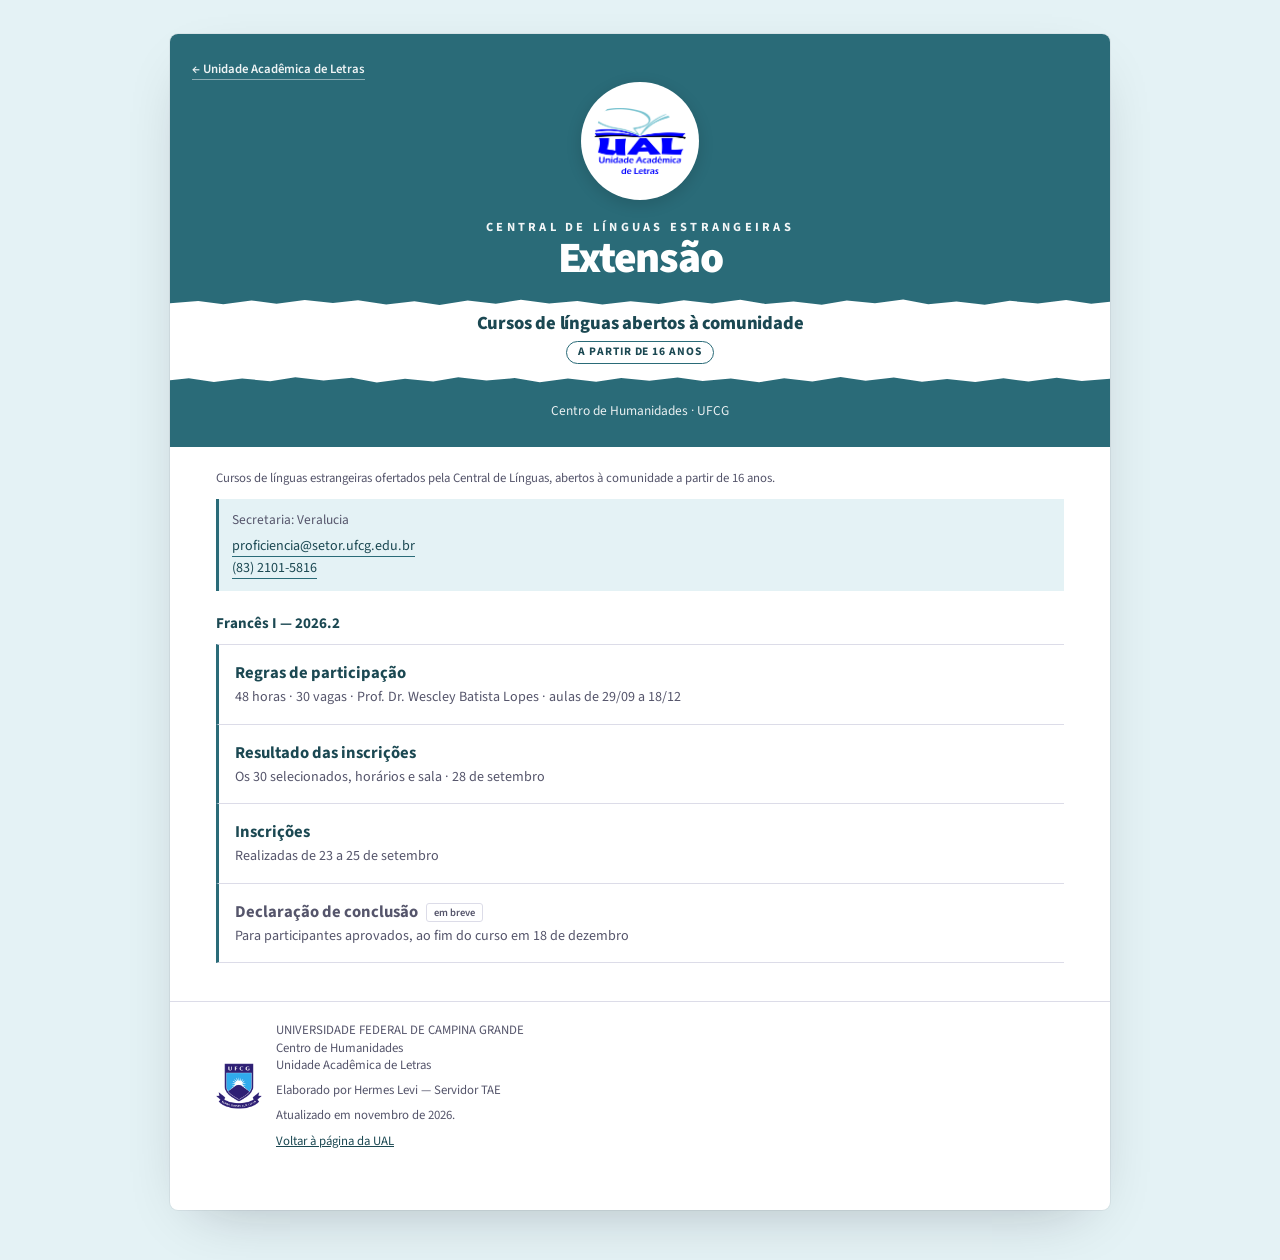
<file: central-de-linguas/cursos-de-extensao/index.html>
<!DOCTYPE html>
<html lang="pt-BR">
<head>
<meta charset="utf-8">
<meta name="viewport" content="width=device-width, initial-scale=1">
<title>Cursos de Extensão · Central de Línguas Estrangeiras · UAL/CH · UFCG</title>
<meta name="description" content="Cursos de línguas estrangeiras da Central de Línguas da UFCG, abertos à comunidade a partir de 16 anos.">
<link rel="preconnect" href="https://fonts.googleapis.com">
<link rel="preconnect" href="https://fonts.gstatic.com" crossorigin>
<link href="https://fonts.googleapis.com/css2?family=Source+Sans+3:wght@400;600;700;900&display=swap" rel="stylesheet">
<link rel="stylesheet" href="../../assets/estilo.css?v=20261105142756">
<style>
  :root{--cor:#2A6B78;--cor-escura:#1B4852;--cor-clara:#E4F2F5}
</style>
</head>
<body>

<main class="pagina">

  <div class="capa">
    <a class="voltar" href="../../">&larr; Unidade Acadêmica de Letras</a>
    <img class="selo" src="../../assets/logo-ual.png" alt="">
    <p class="licenciatura">Central de Línguas Estrangeiras</p>
    <h1>Extensão</h1>
    <svg class="rasgo" viewBox="0 0 300 12" preserveAspectRatio="none" aria-hidden="true">
      <path d="M0 12 L0 6.2 L9 4.1 L17 7.3 L26 3.4 L34 6.8 L43 2.9 L52 6.1 L60 3.2 L69 7.4 L78 4.3 L86 7.9 L95 3.6 L104 6.7 L112 2.8 L121 6.4 L130 3.9 L138 7.6 L147 4.2 L156 7.1 L164 3.3 L173 6.6 L182 2.7 L190 6.9 L199 4.4 L208 7.8 L216 3.5 L225 6.3 L234 2.6 L242 7.2 L251 4.6 L260 7.7 L268 3.8 L277 6.5 L286 2.9 L294 6.8 L300 4.7 L300 12 Z" fill="var(--papel)"/>
    </svg>
    <div class="faixa-curso">
      <span class="idioma">Cursos de línguas abertos à comunidade</span>
      <span class="turno">A partir de 16 anos</span>
    </div>
    <svg class="rasgo rasgo-fim" viewBox="0 0 300 12" preserveAspectRatio="none" aria-hidden="true">
      <path d="M0 0 L0 5.8 L9 7.9 L17 4.7 L26 8.6 L34 5.2 L43 9.1 L52 5.9 L60 8.8 L69 4.6 L78 7.7 L86 4.1 L95 8.4 L104 5.3 L112 9.2 L121 5.6 L130 8.1 L138 4.4 L147 7.8 L156 4.9 L164 8.7 L173 5.4 L182 9.3 L190 5.1 L199 7.6 L208 4.2 L216 8.5 L225 5.7 L234 9.4 L242 4.8 L251 7.4 L260 4.3 L268 8.2 L277 5.5 L286 9.1 L294 5.2 L300 7.3 L300 0 Z" fill="var(--papel)"/>
    </svg>
    <p class="unidade">Centro de Humanidades &middot; UFCG</p>
  </div>

  <section class="grupo">
    <p class="aviso">Cursos de línguas estrangeiras ofertados pela Central de Línguas, abertos à comunidade a partir de 16 anos.</p>
    <div class="ficha">
      <p>Secretaria: Veralucia</p>
      <ul>
        <li><a href="mailto:proficiencia@setor.ufcg.edu.br">proficiencia@setor.ufcg.edu.br</a></li>
        <li><a href="tel:+558321015816">(83) 2101-5816</a></li>
      </ul>
    </div>

    <h3>Francês I — 2026.2</h3>
    <nav class="links" aria-label="Curso de Extensão em Francês I">
      <a class="link" href="../../arquivos/central-de-linguas/cursos-de-extensao/frances-1/regras/regras-curso-frances-i.pdf" target="_blank" rel="noopener">
        <span class="rotulo">Regras de participação</span>
        <span class="nota">48 horas · 30 vagas · Prof. Dr. Wescley Batista Lopes · aulas de 29/09 a 18/12</span>
      </a>
      <a class="link" href="../../arquivos/central-de-linguas/cursos-de-extensao/frances-1/resultados/resultado-das-inscricoes-frances-i.pdf" target="_blank" rel="noopener">
        <span class="rotulo">Resultado das inscrições</span>
        <span class="nota">Os 30 selecionados, horários e sala · 28 de setembro</span>
      </a>
      <span class="link encerrado">
        <span class="rotulo">Inscrições</span>
        <span class="nota">Realizadas de 23 a 25 de setembro</span>
      </span>
      <span class="link pendente">
        <span class="rotulo">Declaração de conclusão</span>
        <span class="nota">Para participantes aprovados, ao fim do curso em 18 de dezembro</span>
      </span>
    </nav>
  </section>

  <footer>
    <img src="../../assets/brasao-ufcg.png" alt="">
    <div class="creditos">
      <p>UNIVERSIDADE FEDERAL DE CAMPINA GRANDE<br>Centro de Humanidades<br>Unidade Acadêmica de Letras</p>
      <p>Elaborado por Hermes Levi — Servidor TAE</p>
      <p>Atualizado em novembro de 2026.</p>
      <p><a href="../../">Voltar à página da UAL</a></p>
    </div>
  </footer>

</main>
</body>
</html>
</file>
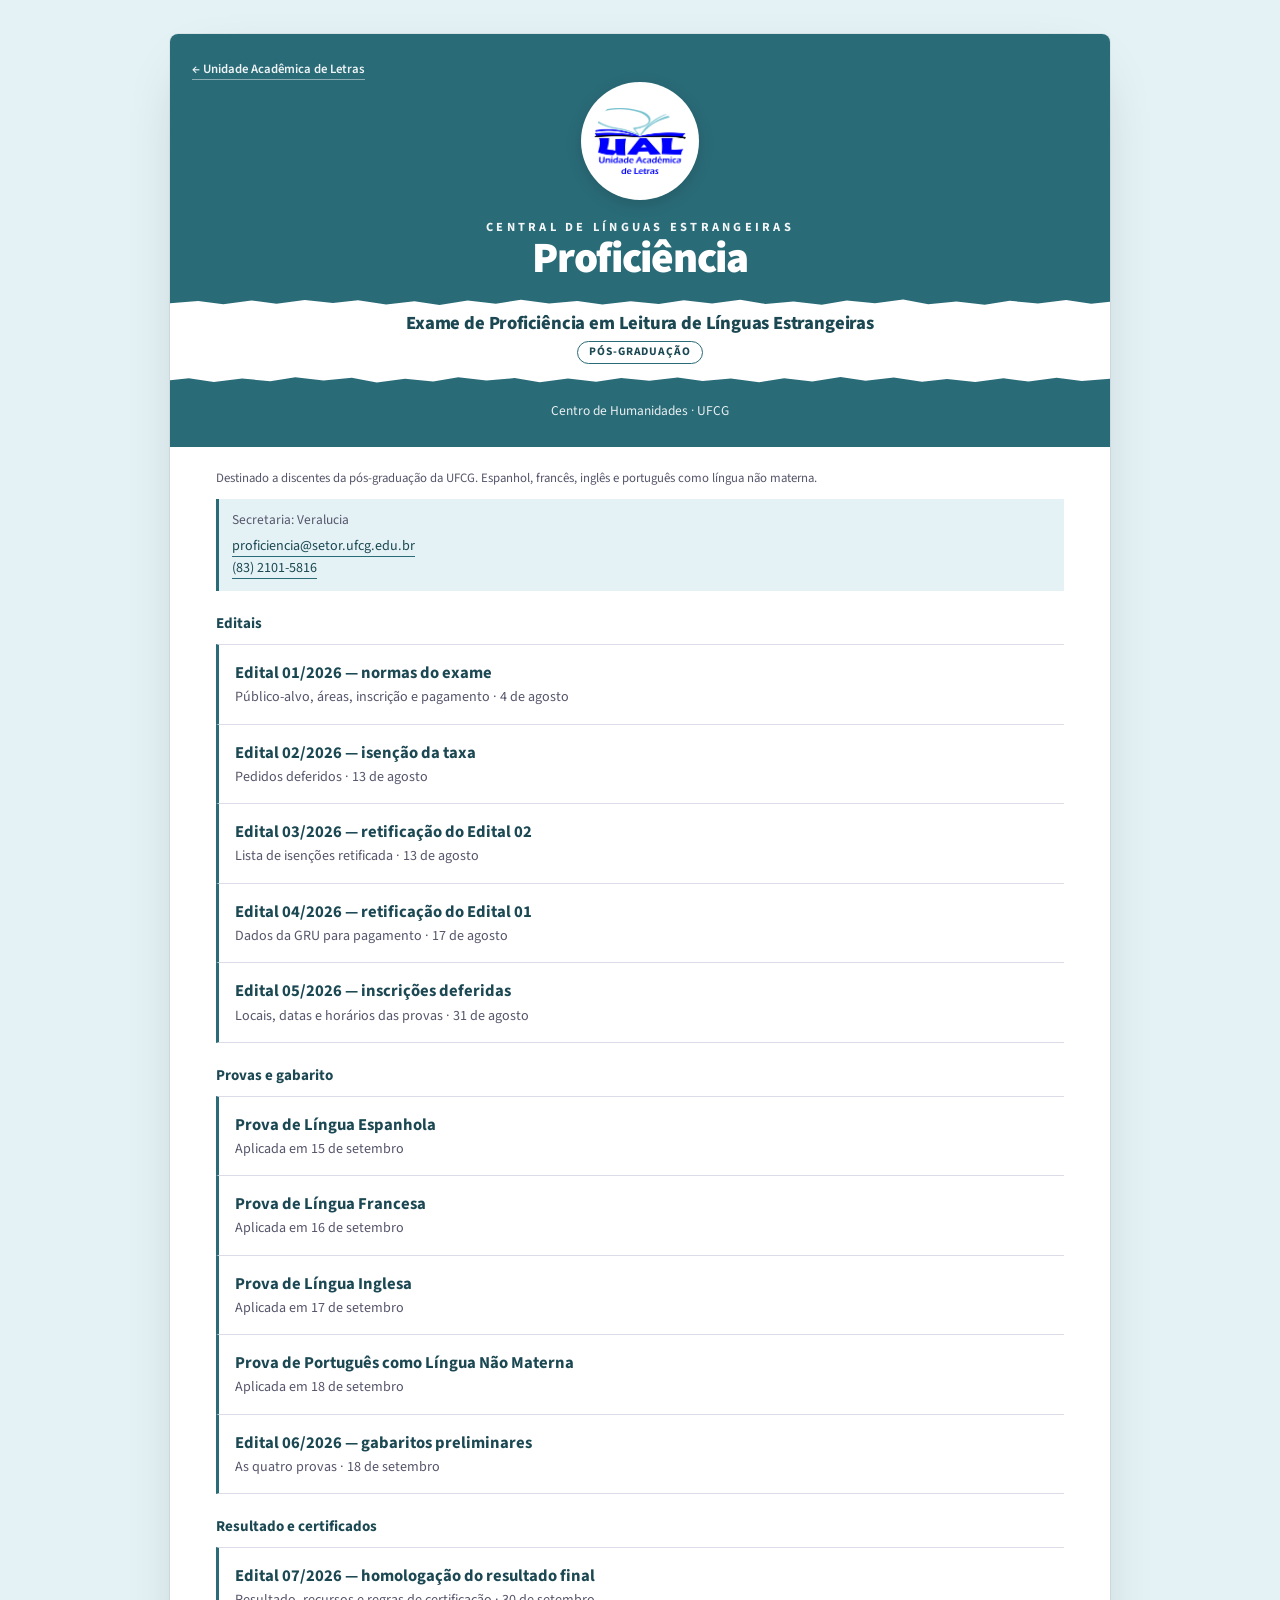
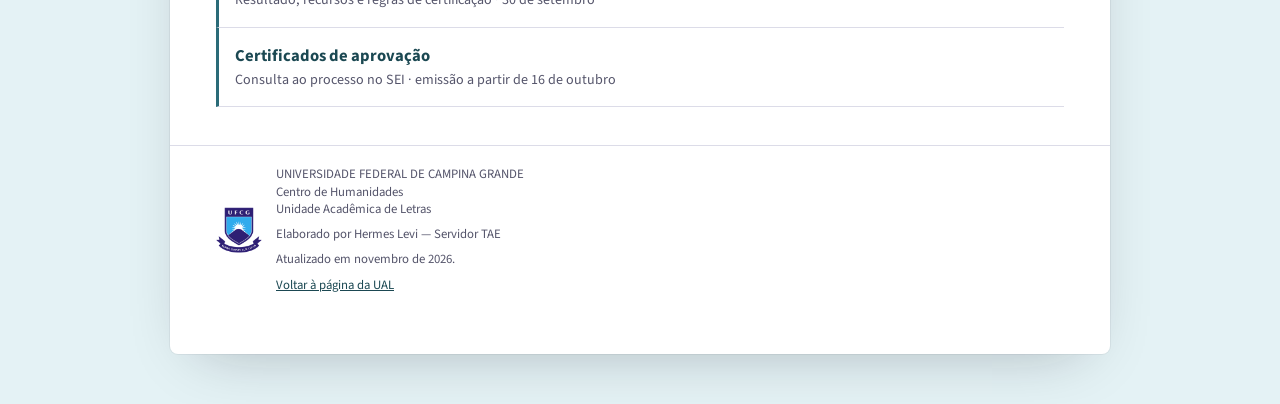
<file: central-de-linguas/proficiencia/index.html>
<!DOCTYPE html>
<html lang="pt-BR">
<head>
<meta charset="utf-8">
<meta name="viewport" content="width=device-width, initial-scale=1">
<title>Proficiência em Leitura · Central de Línguas Estrangeiras · UAL/CH · UFCG</title>
<meta name="description" content="Exame de Proficiência em Leitura de Línguas Estrangeiras da UFCG: editais, provas, gabaritos, resultado e certificados.">
<link rel="preconnect" href="https://fonts.googleapis.com">
<link rel="preconnect" href="https://fonts.gstatic.com" crossorigin>
<link href="https://fonts.googleapis.com/css2?family=Source+Sans+3:wght@400;600;700;900&display=swap" rel="stylesheet">
<link rel="stylesheet" href="../../assets/estilo.css?v=20261105142756">
<style>
  :root{--cor:#2A6B78;--cor-escura:#1B4852;--cor-clara:#E4F2F5}
</style>
</head>
<body>

<main class="pagina">

  <div class="capa">
    <a class="voltar" href="../../">&larr; Unidade Acadêmica de Letras</a>
    <img class="selo" src="../../assets/logo-ual.png" alt="">
    <p class="licenciatura">Central de Línguas Estrangeiras</p>
    <h1>Proficiência</h1>
    <svg class="rasgo" viewBox="0 0 300 12" preserveAspectRatio="none" aria-hidden="true">
      <path d="M0 12 L0 6.2 L9 4.1 L17 7.3 L26 3.4 L34 6.8 L43 2.9 L52 6.1 L60 3.2 L69 7.4 L78 4.3 L86 7.9 L95 3.6 L104 6.7 L112 2.8 L121 6.4 L130 3.9 L138 7.6 L147 4.2 L156 7.1 L164 3.3 L173 6.6 L182 2.7 L190 6.9 L199 4.4 L208 7.8 L216 3.5 L225 6.3 L234 2.6 L242 7.2 L251 4.6 L260 7.7 L268 3.8 L277 6.5 L286 2.9 L294 6.8 L300 4.7 L300 12 Z" fill="var(--papel)"/>
    </svg>
    <div class="faixa-curso">
      <span class="idioma">Exame de Proficiência em Leitura de Línguas Estrangeiras</span>
      <span class="turno">Pós-graduação</span>
    </div>
    <svg class="rasgo rasgo-fim" viewBox="0 0 300 12" preserveAspectRatio="none" aria-hidden="true">
      <path d="M0 0 L0 5.8 L9 7.9 L17 4.7 L26 8.6 L34 5.2 L43 9.1 L52 5.9 L60 8.8 L69 4.6 L78 7.7 L86 4.1 L95 8.4 L104 5.3 L112 9.2 L121 5.6 L130 8.1 L138 4.4 L147 7.8 L156 4.9 L164 8.7 L173 5.4 L182 9.3 L190 5.1 L199 7.6 L208 4.2 L216 8.5 L225 5.7 L234 9.4 L242 4.8 L251 7.4 L260 4.3 L268 8.2 L277 5.5 L286 9.1 L294 5.2 L300 7.3 L300 0 Z" fill="var(--papel)"/>
    </svg>
    <p class="unidade">Centro de Humanidades &middot; UFCG</p>
  </div>

  <section class="grupo">
    <p class="aviso">Destinado a discentes da pós-graduação da UFCG. Espanhol, francês, inglês e português como língua não materna.</p>
    <div class="ficha">
      <p>Secretaria: Veralucia</p>
      <ul>
        <li><a href="mailto:proficiencia@setor.ufcg.edu.br">proficiencia@setor.ufcg.edu.br</a></li>
        <li><a href="tel:+558321015816">(83) 2101-5816</a></li>
      </ul>
    </div>

    <h3>Editais</h3>
    <nav class="links" aria-label="Proficiência: editais">
      <a class="link" href="../../arquivos/central-de-linguas/proficiencia-2026/editais/edital-01-2026-normas-do-exame.pdf" target="_blank" rel="noopener">
        <span class="rotulo">Edital 01/2026 — normas do exame</span>
        <span class="nota">Público-alvo, áreas, inscrição e pagamento · 4 de agosto</span>
      </a>
      <a class="link" href="../../arquivos/central-de-linguas/proficiencia-2026/editais/edital-02-2026-isencao-deferimentos.pdf" target="_blank" rel="noopener">
        <span class="rotulo">Edital 02/2026 — isenção da taxa</span>
        <span class="nota">Pedidos deferidos · 13 de agosto</span>
      </a>
      <a class="link" href="../../arquivos/central-de-linguas/proficiencia-2026/editais/edital-03-2026-retificacao-do-edital-02.pdf" target="_blank" rel="noopener">
        <span class="rotulo">Edital 03/2026 — retificação do Edital 02</span>
        <span class="nota">Lista de isenções retificada · 13 de agosto</span>
      </a>
      <a class="link" href="../../arquivos/central-de-linguas/proficiencia-2026/editais/edital-04-2026-retificacao-do-edital-01.pdf" target="_blank" rel="noopener">
        <span class="rotulo">Edital 04/2026 — retificação do Edital 01</span>
        <span class="nota">Dados da GRU para pagamento · 17 de agosto</span>
      </a>
      <a class="link" href="../../arquivos/central-de-linguas/proficiencia-2026/editais/edital-05-2026-inscricoes-deferidas.pdf" target="_blank" rel="noopener">
        <span class="rotulo">Edital 05/2026 — inscrições deferidas</span>
        <span class="nota">Locais, datas e horários das provas · 31 de agosto</span>
      </a>
    </nav>

    <h3>Provas e gabarito</h3>
    <nav class="links" aria-label="Proficiência: provas e gabarito">
      <a class="link" href="../../arquivos/central-de-linguas/proficiencia-2026/provas/prova-espanhol-2026.pdf" target="_blank" rel="noopener">
        <span class="rotulo">Prova de Língua Espanhola</span>
        <span class="nota">Aplicada em 15 de setembro</span>
      </a>
      <a class="link" href="../../arquivos/central-de-linguas/proficiencia-2026/provas/prova-frances-2026.pdf" target="_blank" rel="noopener">
        <span class="rotulo">Prova de Língua Francesa</span>
        <span class="nota">Aplicada em 16 de setembro</span>
      </a>
      <a class="link" href="../../arquivos/central-de-linguas/proficiencia-2026/provas/prova-ingles-2026.pdf" target="_blank" rel="noopener">
        <span class="rotulo">Prova de Língua Inglesa</span>
        <span class="nota">Aplicada em 17 de setembro</span>
      </a>
      <a class="link" href="../../arquivos/central-de-linguas/proficiencia-2026/provas/prova-portugues-lingua-nao-materna-2026.pdf" target="_blank" rel="noopener">
        <span class="rotulo">Prova de Português como Língua Não Materna</span>
        <span class="nota">Aplicada em 18 de setembro</span>
      </a>
      <a class="link" href="../../arquivos/central-de-linguas/proficiencia-2026/gabarito/edital-06-2026-gabaritos-preliminares.pdf" target="_blank" rel="noopener">
        <span class="rotulo">Edital 06/2026 — gabaritos preliminares</span>
        <span class="nota">As quatro provas · 18 de setembro</span>
      </a>
    </nav>

    <h3>Resultado e certificados</h3>
    <nav class="links" aria-label="Proficiência: resultado e certificados">
      <a class="link" href="../../arquivos/central-de-linguas/proficiencia-2026/resultados/edital-07-2026-homologacao-do-resultado-final.pdf" target="_blank" rel="noopener">
        <span class="rotulo">Edital 07/2026 — homologação do resultado final</span>
        <span class="nota">Resultado, recursos e regras de certificação · 30 de setembro</span>
      </a>
      <a class="link" href="https://sei.ufcg.edu.br/sei/modulos/pesquisa/md_pesq_processo_exibir.php?Q0wza50AQFvcHUN8prp4JA94f6WHgbxxyxbvP6EhggrRgrJgEVF70Iire3yMx1M9RjwpXh1Ov5x25Uv58cv-himlpdGIDvpvfNwVflQA7vhtPY0czuPdGqvK9r7G_u5e" target="_blank" rel="noopener">
        <span class="rotulo">Certificados de aprovação</span>
        <span class="nota">Consulta ao processo no SEI · emissão a partir de 16 de outubro</span>
      </a>
    </nav>
  </section>

  <footer>
    <img src="../../assets/brasao-ufcg.png" alt="">
    <div class="creditos">
      <p>UNIVERSIDADE FEDERAL DE CAMPINA GRANDE<br>Centro de Humanidades<br>Unidade Acadêmica de Letras</p>
      <p>Elaborado por Hermes Levi — Servidor TAE</p>
      <p>Atualizado em novembro de 2026.</p>
      <p><a href="../../">Voltar à página da UAL</a></p>
    </div>
  </footer>

</main>
</body>
</html>
</file>
<file: assets/estilo.css>
/* ---------------------------------------------------------------
   UAL/CH — estilo compartilhado
   As cores de cada curso entram por variáveis definidas na página:
   --cor (marca), --cor-escura (texto), --cor-clara (fundos)
   --------------------------------------------------------------- */
:root{
  --azul:#0000FF;
  --azul-fosco:#26418F;
  --verde-livro:#2A6B78;
  --azul-livro:#78C2CF;
  --azul-livro-claro:#E4F2F5;
  --tinta:#0C0C1A;
  --tinta-suave:#55556B;
  --papel:#FFFFFF;
  --linha:#DCDCE8;
  /* padrão, sobrescrito em cada curso */
  --cor:#0000FF;
  --cor-escura:#26418F;
  --cor-clara:#E4F2F5;
}
*{box-sizing:border-box}
html{-webkit-text-size-adjust:100%}
body{
  margin:0;
  /* o fundo recebe a cor do curso, bem diluída; a folha fica branca por cima */
  background:var(--cor-clara);
  background-attachment:fixed;
  color:var(--tinta);
  font-family:"Source Sans 3",-apple-system,BlinkMacSystemFont,"Segoe UI",Roboto,sans-serif;
  font-size:17px;
  line-height:1.45;
  -webkit-font-smoothing:antialiased;
}
/* a .pagina nao tem recuo lateral: quem recua sao os filhos.
   Assim a capa ocupa a largura toda sem margem negativa, que
   estourava a tela em telas estreitas. */
.pagina{
  max-width:560px;
  margin:0 auto;
  padding:0 0 60px;
  background:var(--papel);
  box-shadow:0 0 0 1px rgba(12,12,26,.05), 0 20px 60px -28px rgba(12,12,26,.30);
}
.pagina > section,
.pagina > footer{padding-left:22px;padding-right:22px}

/* ---------- telas largas: aproveita o espaço lateral ---------- */
@media (min-width:1000px){
  body{padding:34px 0 50px}
  .pagina{max-width:940px;border-radius:8px;overflow:hidden}
  .pagina > section,
  .pagina > footer{padding-left:46px;padding-right:46px}
  .capa{padding:46px 46px 40px}
  .capa h1{font-size:2.4rem}
}

/* ---------- capa do curso ----------
   Estrutura inspirada nos guias informativos: selo da UAL em circulo
   branco, "Licenciatura", o nome grande e o idioma numa faixa clara. */
.capa{
  background:var(--cor);
  color:#fff;
  padding:26px 22px 26px;
  text-align:center;
}
.capa .voltar{
  display:inline-block;
  float:left;
  font-size:.8rem;
  font-weight:600;
  color:#fff;
  text-decoration:none;
  opacity:.92;
  border-bottom:1px solid rgba(255,255,255,.5);
}
.capa .voltar:hover{opacity:1}
.capa .selo{
  display:block;
  clear:both;
  width:118px;
  height:118px;
  margin:22px auto 0;
  padding:13px;
  background:#fff;
  border-radius:50%;
  object-fit:contain;
  box-shadow:0 4px 16px rgba(0,0,0,.14);
}
.capa .licenciatura{
  margin:18px 0 0;
  font-size:.78rem;
  font-weight:700;
  letter-spacing:.26em;
  text-transform:uppercase;
  opacity:.94;
}
.capa h1{
  margin:1px 0 0;
  font-size:2.7rem;
  line-height:1.02;
  font-weight:900;
  letter-spacing:-.03em;
}
/* borda irregular em SVG: o efeito de papel rasgado do guia,
   sem virar imagem — escala em qualquer largura e pesa ~1 KB */
.rasgo{
  display:block;
  width:calc(100% + 44px);
  margin:16px -22px -1px;
  height:12px;
}
.rasgo-fim{margin:-1px -22px 0;transform:scaleX(-1)}
.faixa-curso{
  margin:0 -22px;
  padding:4px 22px 10px;
  background:var(--papel);
  color:var(--cor-escura);
}
.faixa-curso .idioma{
  display:block;
  font-size:1.16rem;
  font-weight:800;
  line-height:1.2;
  letter-spacing:-.01em;
}
.faixa-curso .turno{
  display:inline-block;
  margin-top:7px;
  padding:2px 11px;
  border:1.5px solid var(--cor);
  border-radius:999px;
  font-size:.72rem;
  font-weight:700;
  letter-spacing:.08em;
  text-transform:uppercase;
  color:var(--cor-escura);
}
.capa .unidade{margin:16px 0 0;font-size:.84rem;opacity:.9}

/* ---------- blocos ---------- */
.grupo{margin-top:32px;padding-top:26px;border-top:1px solid var(--linha)}
.grupo:first-of-type{margin-top:26px;padding-top:0;border-top:0}
.grupo h2{
  margin:0 0 10px;
  font-size:.88rem;
  font-weight:700;
  letter-spacing:.07em;
  text-transform:uppercase;
  color:var(--cor-escura);
}
.grupo .aviso{margin:-4px 0 12px;font-size:.8rem;color:var(--tinta-suave)}
.grupo h3:not(.subtitulo){margin:22px 0 9px;font-size:.94rem;font-weight:700;color:var(--cor-escura)}

.ficha{
  margin:0 0 4px;
  padding:11px 13px;
  background:var(--cor-clara);
  border-left:3px solid var(--cor);
}
.ficha p{margin:0;font-size:.84rem;color:var(--tinta-suave)}
.ficha ul{list-style:none;padding:0;margin:6px 0 0;font-size:.88rem}
.ficha li{margin:0 0 2px}
.ficha a{color:var(--cor-escura);text-decoration:none;border-bottom:1px solid var(--cor)}
.ficha a:hover{border-bottom-width:2px}
.ficha a:focus-visible{outline:2px solid var(--cor);outline-offset:2px}

/* ---------- links de documento ---------- */
.links{display:flex;flex-direction:column}
.link{
  display:block;
  padding:16px 14px 16px 16px;
  border-bottom:1px solid var(--linha);
  border-left:3px solid var(--cor);
  color:inherit;
  text-decoration:none;
  transition:background-color .16s ease;
}
.link:first-child{border-top:1px solid var(--linha)}
.link:hover,.link:focus-visible{background:var(--cor-clara)}
.link:focus-visible{outline:2px solid var(--cor);outline-offset:2px}
.rotulo{display:block;font-size:1.04rem;font-weight:700;color:var(--cor-escura)}
.nota{display:block;margin-top:2px;font-size:.88rem;color:var(--tinta-suave)}
.link.pendente{cursor:default}
.link.pendente:hover{background:transparent}
.pendente .rotulo{color:var(--tinta-suave)}
.pendente .rotulo::after{
  content:"em breve";
  display:inline-block;margin-left:8px;padding:1px 7px;
  border:1px solid var(--linha);border-radius:3px;
  font-size:.66rem;font-weight:600;color:var(--tinta-suave);vertical-align:middle;
}

/* ---------- docentes ---------- */
.subtitulo{
  margin:22px 0 10px;
  font-size:.94rem;
  font-weight:700;
  color:var(--verde-livro);
}
/* ---------- grade de docentes ----------
   Retrato em cima, plaquinha escura com o nome, dados abaixo. */
.docentes{
  list-style:none;padding:0;margin:0;
  display:grid;
  grid-template-columns:repeat(auto-fill,minmax(158px,1fr));
  gap:12px;
  align-items:start;
}
.docente{
  display:flex;flex-direction:column;
  padding:0;
  border:1px solid var(--linha);
  border-radius:6px;
  overflow:hidden;
  background:#fff;
  height:100%;
}
.docente .retrato{
  display:block;width:100%;height:166px;
  object-fit:cover;object-position:center 22%;
  background:var(--cor-clara);
  border:0;border-radius:0;
}
.docente .semfoto{
  width:100%;height:166px;
  background:var(--cor-clara);
  color:var(--cor-escura);
  display:flex;align-items:center;justify-content:center;
  font-size:2.1rem;font-weight:800;letter-spacing:.03em;
}
.docente .corpo{display:flex;flex-direction:column;flex:1;min-width:0}
.docente .nome{
  margin:0;
  background:var(--cor-escura);color:#fff;
  padding:8px 10px;
  font-size:.84rem;font-weight:700;line-height:1.22;
}
.docente .grau{
  display:block;
  background:var(--cor-clara);color:var(--cor-escura);
  padding:3px 10px;
  font-size:.64rem;font-weight:800;
  letter-spacing:.1em;text-transform:uppercase;
}
.docente .areas{
  margin:0;padding:8px 10px 0;
  font-size:.74rem;color:var(--tinta-suave);line-height:1.32;
}
.docente .vias{
  list-style:none;margin:auto 0 0;padding:9px 10px 10px;
  display:flex;flex-wrap:wrap;gap:5px;
}
.docente .vias a{
  display:inline-block;padding:2px 8px;
  border:1px solid var(--linha);border-radius:999px;
  font-size:.7rem;font-weight:600;
  color:var(--cor-escura);text-decoration:none;
}
.docente .vias a:hover{border-color:var(--cor);background:var(--cor-clara)}
.docente .vias a:focus-visible{outline:2px solid var(--cor);outline-offset:2px}

/* ---------- passos de um trâmite ----------
   Lista numerada usada no fluxo de defesa de TCC. O número fica
   num círculo na cor do curso, à esquerda do texto. */
.passos{
  list-style:none;
  counter-reset:passo;
  margin:0 0 14px;padding:0;
}
.passos li{
  position:relative;
  counter-increment:passo;
  padding:0 0 13px 38px;
  font-size:.86rem;
  color:var(--tinta-suave);
  line-height:1.4;
}
.passos li::before{
  content:counter(passo);
  position:absolute;left:0;top:0;
  width:25px;height:25px;
  display:flex;align-items:center;justify-content:center;
  background:var(--cor);color:#fff;
  border-radius:50%;
  font-size:.76rem;font-weight:800;
}
.passos b{display:block;color:var(--cor-escura);font-size:.92rem;margin-bottom:1px}
.passos i{font-style:normal;color:var(--tinta);font-weight:600}
.passos a{color:var(--cor-escura)}

/* arquivo que o navegador baixa em vez de abrir */
.rotulo .formato{
  display:inline-block;margin-left:7px;padding:1px 6px;
  border:1px solid var(--linha);border-radius:3px;
  font-size:.62rem;font-weight:700;letter-spacing:.06em;
  color:var(--tinta-suave);vertical-align:middle;
}
/* ---------- rodapé ---------- */
footer{
  margin-top:38px;padding-top:20px;
  border-top:1px solid var(--linha);
  display:flex;align-items:center;gap:14px;
}
footer img{width:46px;height:auto;flex:none}
footer p{margin:0;font-size:.8rem;color:var(--tinta-suave);line-height:1.35}
.creditos p + p{margin-top:8px}
footer a{color:var(--cor-escura)}

@media (prefers-reduced-motion:reduce){*{transition:none !important}}

/* ---------- elementos vindos dos guias informativos ---------- */
/* etiqueta preta que nomeia a secao, como no guia impresso */
.tarja{
  display:inline-block;
  margin:0 0 13px;
  padding:7px 20px;
  background:#101014;color:#fff;
  font-size:.84rem;font-weight:700;
  letter-spacing:.22em;text-transform:uppercase;
}
/* foto de arquivo, ocupando a largura do bloco */
.foto{margin:0 0 15px}
.foto img{display:block;width:100%;height:auto;border-radius:3px}
.foto figcaption{margin-top:7px;font-size:.74rem;color:var(--tinta-suave);line-height:1.35}
/* retrato que acompanha um texto biografico */
.perfil{margin:0 0 14px}
.perfil img{display:block;width:100%;max-width:250px;height:auto;margin:0 auto;border-radius:3px}
.perfil figcaption{margin-top:7px;font-size:.74rem;color:var(--tinta-suave);text-align:center;line-height:1.35}
@media (min-width:620px){
  .perfil{float:right;width:225px;margin:2px 0 14px 22px}
  .perfil img{max-width:none}
  .perfil figcaption{text-align:left}
}
/* texto corrido, mais longo que as notas dos links */
.texto p{margin:0 0 11px;font-size:.92rem;line-height:1.55}
.texto p:last-child{margin-bottom:0}
.texto::after{content:"";display:block;clear:both}
.texto b{color:var(--cor-escura)}
</file>
